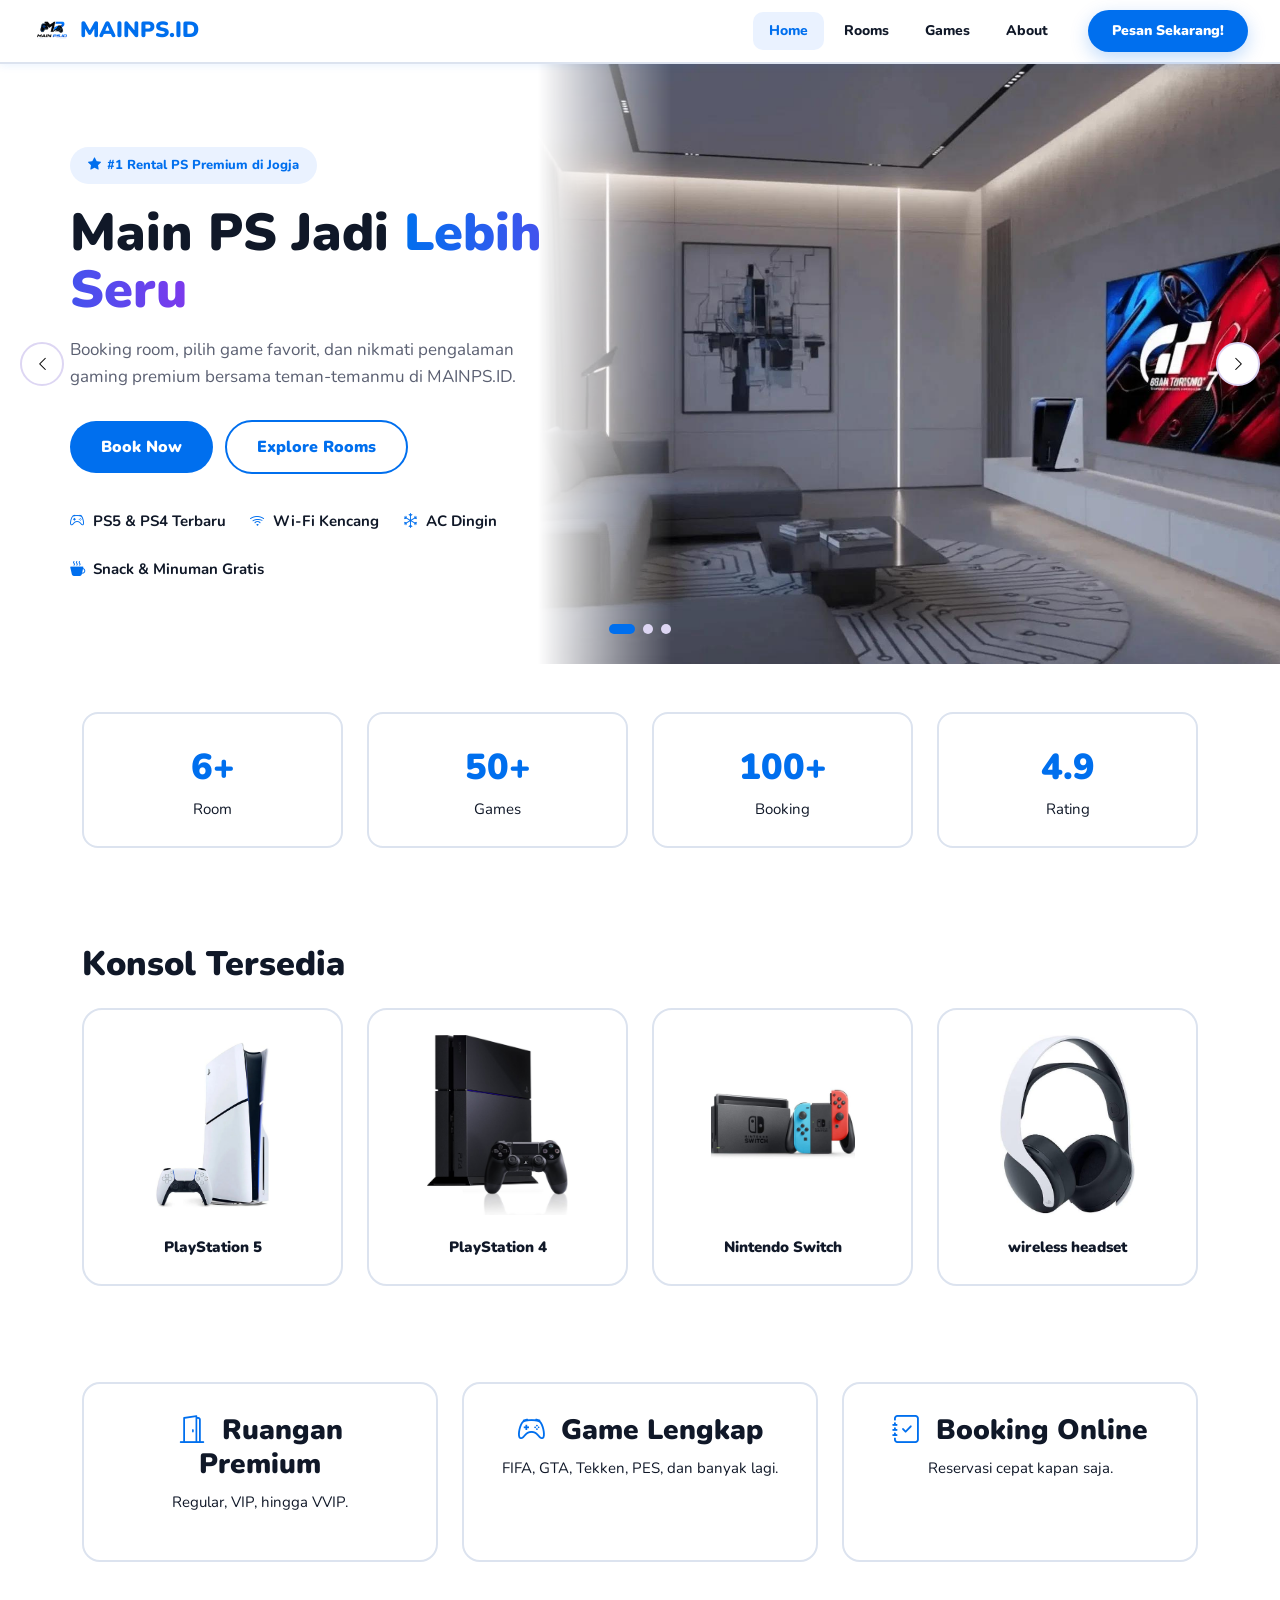
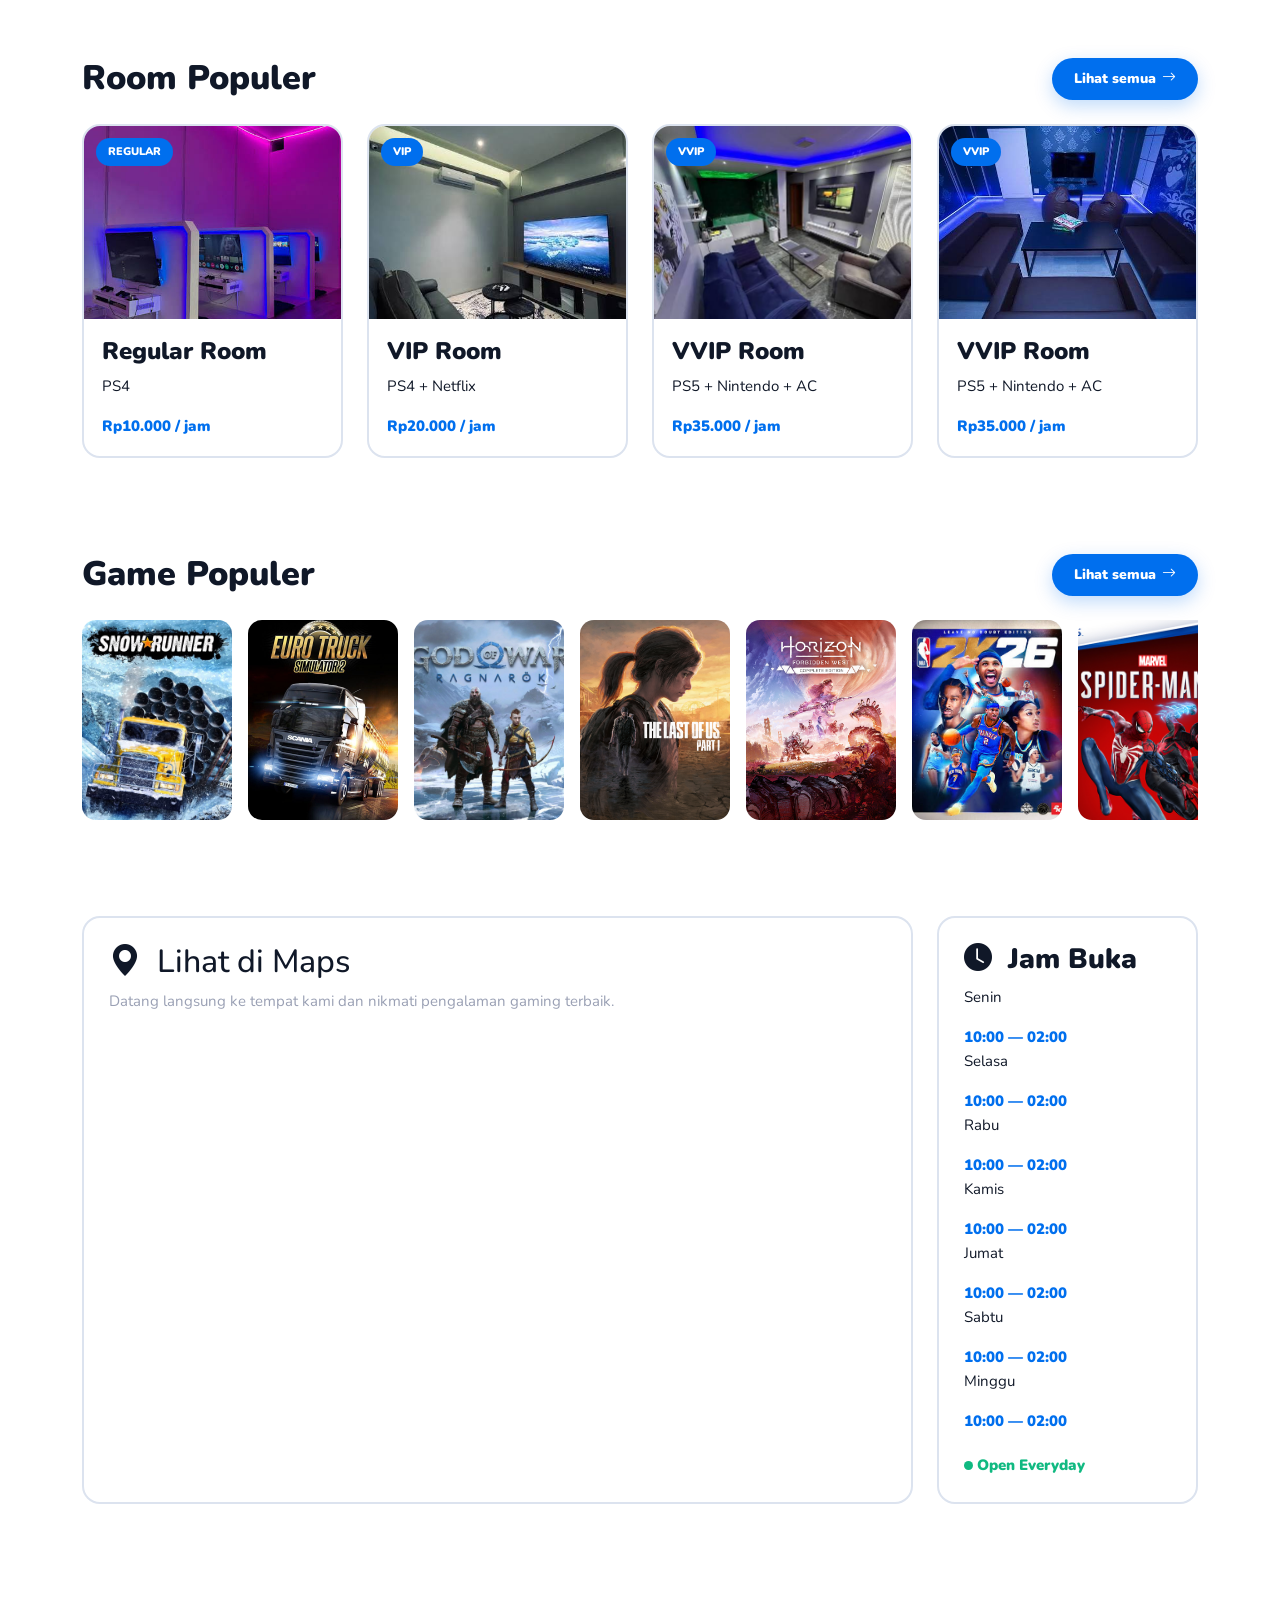
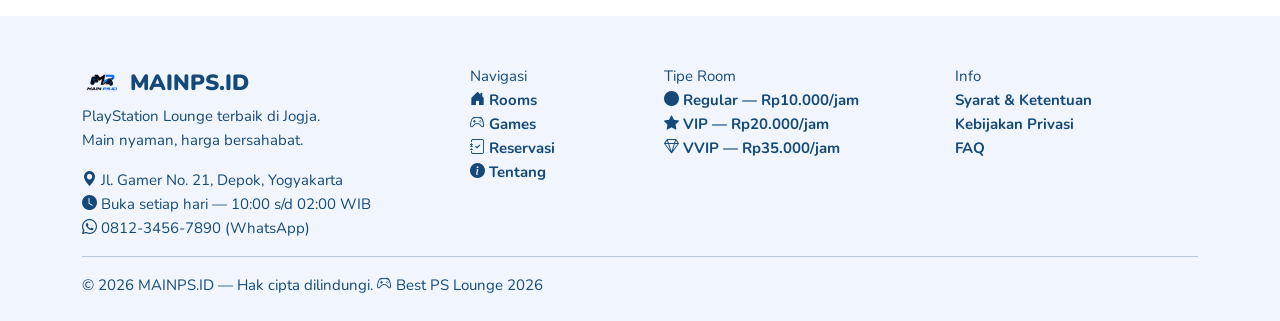
<file: index.html>
<!DOCTYPE html>
<html lang="id">

<head>
    <meta charset="UTF-8">
    <meta name="viewport" content="width=device-width, initial-scale=1.0">
    <title>Home - MAINPS.ID</title>

    <link rel="preconnect" href="https://fonts.googleapis.com">
    <link href="https://fonts.googleapis.com/css2?family=Nunito:wght@400;600;700;800;900&display=swap" rel="stylesheet">

    <link href="https://cdn.jsdelivr.net/npm/bootstrap@5.3.3/dist/css/bootstrap.min.css" rel="stylesheet">
    <link rel="stylesheet" href="css/style.css">
    <link rel="stylesheet" href="css/index.css">

    <link rel="stylesheet" href="https://cdn.jsdelivr.net/npm/bootstrap-icons@1.11.3/font/bootstrap-icons.min.css">
</head>

<body>

    <!-- NAVBAR -->
    <nav class="mainps-navbar navbar navbar-expand-lg">
        <div class="container-fluid px-0">
            <a class="navbar-brand d-flex align-items-center gap-2" href="index.html">
                <img src="img/logo.png" alt="MAINPS Logo" class="logo-img">
                <span>MAINPS.ID</span>
            </a>

            <button class="navbar-toggler" type="button" data-bs-toggle="collapse" data-bs-target="#navbarMenu">
                <span class="navbar-toggler-icon"></span>
            </button>

            <div class="collapse navbar-collapse" id="navbarMenu">
                <ul class="navbar-nav ms-auto me-4 gap-1">

                    <li class="nav-item">
                        <a class="nav-link active" href="index.html">Home</a>
                    </li>

                    <li class="nav-item">
                        <a class="nav-link" href="rooms.html">Rooms</a>
                    </li>

                    <li class="nav-item">
                        <a class="nav-link" href="games.html">Games</a>
                    </li>

                    <li class="nav-item">
                        <a class="nav-link" href="about.html">About</a>
                    </li>
                </ul>

                <a href="reservation.html" class="btn-navbar-cta">
                    Pesan Sekarang!
                </a>
            </div>
        </div>
    </nav>

    <!-- HERO -->
    <section class="hero">
        <div class="blur1"></div>
        <div class="blur2"></div>

        <div id="heroCarousel" class="carousel slide" data-bs-ride="carousel" data-bs-interval="4000">
            <div class="carousel-inner">

                <!-- SLIDE 1 -->
                <div class="carousel-item active">
                    <div class="hero-slide">
                        <div class="hero-text container">
                            <span class="hero-badge"><i class="bi bi-star-fill"></i> #1 Rental PS Premium di
                                Jogja</span>
                            <h1 class="hero-title">
                                Main PS Jadi <span>Lebih Seru</span>
                            </h1>
                            <p class="hero-sub">
                                Booking room, pilih game favorit, dan nikmati pengalaman gaming premium
                                bersama teman-temanmu di MAINPS.ID.
                            </p>
                            <a href="reservation.html" class="btn btn-purple me-2">Book Now</a>
                            <a href="rooms.html" class="btn btn-outline-purple">Explore Rooms</a>
                            <div class="hero-perks">
                                <div><i class="bi bi-controller"></i> PS5 & PS4 Terbaru</div>
                                <div><i class="bi bi-wifi"></i> Wi-Fi Kencang</div>
                                <div><i class="bi bi-snow"></i> AC Dingin</div>
                                <div><i class="bi bi-cup-hot-fill"></i> Snack & Minuman Gratis</div>
                            </div>
                        </div>
                        <div class="hero-img-wrap">
                            <img src="img/Hero1.jpg" alt="Room MAINPS" class="hero-img">
                        </div>
                    </div>
                </div>

                <!-- SLIDE 2 -->
                <div class="carousel-item">
                    <div class="hero-slide">
                        <div class="hero-text container">
                            <span class="hero-badge"><i class="bi bi-star-fill"></i> Koleksi Terlengkap</span>
                            <h1 class="hero-title">
                                Koleksi <span>50+ Game</span>
                            </h1>
                            <p class="hero-sub">
                                Dari FIFA sampe Tekken, semua ada. Tinggal pilih, main langsung.
                            </p>
                            <a href="games.html" class="btn btn-purple me-2">Lihat Games</a>
                            <a href="rooms.html" class="btn btn-outline-purple">Explore Rooms</a>
                            <div class="hero-perks">
                                <div><i class="bi bi-controller"></i> PS5 & PS4 Terbaru</div>
                                <div><i class="bi bi-wifi"></i> Wi-Fi Kencang</div>
                                <div><i class="bi bi-snow"></i> AC Dingin</div>
                                <div><i class="bi bi-cup-hot-fill"></i> Snack & Minuman Gratis</div>
                            </div>
                        </div>
                        <div class="hero-img-wrap">
                            <img src="img/Hero2.jpg" alt="Koleksi Game" class="hero-img">
                        </div>
                    </div>
                </div>

                <!-- SLIDE 3 -->
                <div class="carousel-item">
                    <div class="hero-slide">
                        <div class="hero-text container">
                            <span class="hero-badge"><i class="bi bi-star-fill"></i> Suasana Private</span>
                            <h1 class="hero-title">
                                Room <span>VIP & VVIP</span>
                            </h1>
                            <p class="hero-sub">
                                Suasana lebih private, sofa empuk, sound system mantap.
                            </p>
                            <a href="rooms.html" class="btn btn-purple me-2">Cek Room</a>
                            <a href="reservation.html" class="btn btn-outline-purple">Booking Sekarang</a>
                            <div class="hero-perks">
                                <div><i class="bi bi-controller"></i> PS5 & PS4 Terbaru</div>
                                <div><i class="bi bi-wifi"></i> Wi-Fi Kencang</div>
                                <div><i class="bi bi-snow"></i> AC Dingin</div>
                                <div><i class="bi bi-cup-hot-fill"></i> Snack & Minuman Gratis</div>
                            </div>
                        </div>
                        <div class="hero-img-wrap">
                            <img src="img/Hero3.jpg" alt="Room VVIP" class="hero-img">
                        </div>
                    </div>
                </div>

            </div>

            <!-- INDICATORS -->
            <div class="hero-indicators">
                <button data-bs-target="#heroCarousel" data-bs-slide-to="0" class="active"></button>
                <button data-bs-target="#heroCarousel" data-bs-slide-to="1"></button>
                <button data-bs-target="#heroCarousel" data-bs-slide-to="2"></button>
            </div>

            <!-- ARROWS -->
            <button class="hero-arrow hero-arrow-prev" type="button" data-bs-target="#heroCarousel"
                data-bs-slide="prev">
                <i class="bi bi-chevron-left"></i>
            </button>
            <button class="hero-arrow hero-arrow-next" type="button" data-bs-target="#heroCarousel"
                data-bs-slide="next">
                <i class="bi bi-chevron-right"></i>
            </button>
        </div>
    </section>

    <!-- STATS -->
    <section class="container py-5">
        <div class="row g-4">

            <div class="col-md-3">
                <div class="stat-box">
                    <div class="stat-value">6+</div>
                    Room
                </div>
            </div>

            <div class="col-md-3">
                <div class="stat-box">
                    <div class="stat-value">50+</div>
                    Games
                </div>
            </div>

            <div class="col-md-3">
                <div class="stat-box">
                    <div class="stat-value">100+</div>
                    Booking
                </div>
            </div>

            <div class="col-md-3">
                <div class="stat-box">
                    <div class="stat-value">4.9</div>
                    Rating
                </div>
            </div>

        </div>
    </section>
    <section class="container py-5">
        <div class="d-flex justify-content-between align-items-center mb-4">
            <h2 class="section-title mb-0">Konsol Tersedia</h2>
        </div>

        <div class="row g-4 text-center">

            <div class="col-6 col-lg-3">
                <div class="konsol-item">
                    <img src="img/ps5.jpg" alt="PlayStation 5">
                    <p>PlayStation 5</p>
                </div>
            </div>

            <div class="col-6 col-lg-3">
                <div class="konsol-item">
                    <img src="img/ps4.jpg" alt="PlayStation 4">
                    <p>PlayStation 4</p>
                </div>
            </div>

            <div class="col-6 col-lg-3">
                <div class="konsol-item">
                    <img src="img/nintendo.jpg" alt="Nintendo Switch">
                    <p>Nintendo Switch</p>
                </div>
            </div>

            <div class="col-6 col-lg-3">
                <div class="konsol-item">
                    <img src="img/headset.jpg" alt="headset">
                    <p>wireless headset</p>
                </div>
            </div>

        </div>
    </section>

    <!-- FEATURES -->
    <section class="container py-5">
        <div class="row g-4">

            <div class="col-md-4">
                <a href="rooms.html" class="feature-link">
                    <div class="feature-card">
                        <h3>
                            <i class="bi bi-door-open me-2"></i>
                            Ruangan Premium
                        </h3>
                        <p>Regular, VIP, hingga VVIP.</p>
                    </div>
                </a>
            </div>

            <div class="col-md-4">
                <a href="games.html" class="feature-link">
                    <div class="feature-card">
                        <h3>
                            <i class="bi bi-controller me-2"></i>
                            Game Lengkap
                        </h3>
                        <p>FIFA, GTA, Tekken, PES, dan banyak lagi.</p>
                    </div>
                </a>
            </div>

            <div class="col-md-4">
                <a href="reservation.html" class="feature-link">
                    <div class="feature-card">
                        <h3>
                            <i class="bi bi-journal-check me-2"></i>
                            Booking Online
                        </h3>
                        <p>Reservasi cepat kapan saja.</p>
                    </div>
                </a>
            </div>

        </div>
    </section>

    <!-- ROOM POPULER -->
    <section class="container py-5">
        <div class="d-flex justify-content-between align-items-center mb-4">
            <h2 class="section-title mb-0">Room Populer</h2>
            <a href="rooms.html" class="lihat-semua">Lihat semua <i class="bi bi-arrow-right"></i></a>
        </div>

        <div class="row g-4">

            <div class="col-6 col-lg-3">
                <a href="rooms.html" class="feature-link">
                    <div class="room-populer-card">
                        <div class="room-populer-img">
                            <img src="img/reguler1.jpg" alt="Regular Room">
                            <span class="badge-room badge-room-regular">REGULAR</span>
                        </div>
                        <div class="room-populer-body">
                            <h4>Regular Room</h4>
                            <p>PS4</p>
                            <div class="room-populer-price">Rp10.000 <span>/ jam</span></div>
                        </div>
                    </div>
                </a>
            </div>

            <div class="col-6 col-lg-3">
                <a href="rooms.html" class="feature-link">
                    <div class="room-populer-card">
                        <div class="room-populer-img">
                            <img src="img/vip1.jpg" alt="VIP Room">
                            <span class="badge-room badge-room-vip">VIP</span>
                        </div>
                        <div class="room-populer-body">
                            <h4>VIP Room</h4>
                            <p>PS4 + Netflix</p>
                            <div class="room-populer-price">Rp20.000 <span>/ jam</span></div>
                        </div>
                    </div>
                </a>
            </div>

            <div class="col-6 col-lg-3">
                <a href="rooms.html" class="feature-link">
                    <div class="room-populer-card">
                        <div class="room-populer-img">
                            <img src="img/vvip2.jpg" alt="VVIP Room">
                            <span class="badge-room badge-room-vvip">VVIP</span>
                        </div>
                        <div class="room-populer-body">
                            <h4>VVIP Room</h4>
                            <p>PS5 + Nintendo + AC</p>
                            <div class="room-populer-price">Rp35.000 <span>/ jam</span></div>
                        </div>
                    </div>
                </a>
            </div>

            <div class="col-6 col-lg-3">
                <a href="rooms.html" class="feature-link">
                    <div class="room-populer-card">
                        <div class="room-populer-img">
                            <img src="img/vvip1.jpg" alt="VVIP Room">
                            <span class="badge-room badge-room-vvip">VVIP</span>
                        </div>
                        <div class="room-populer-body">
                            <h4>VVIP Room</h4>
                            <p>PS5 + Nintendo + AC</p>
                            <div class="room-populer-price">Rp35.000 <span>/ jam</span></div>
                        </div>
                    </div>
                </a>
            </div>

        </div>
    </section>

    <!-- GAME POPULER -->
    <section class="container py-5">
        <div class="d-flex justify-content-between align-items-center mb-4">
            <h2 class="section-title mb-0">Game Populer</h2>
            <a href="games.html" class="lihat-semua">Lihat semua <i class="bi bi-arrow-right"></i></a>
        </div>

        <div class="game-scroll">
            <div class="game-card"><img src="img/games/gamesnowrunner.jpg" alt="EA FC 24"></div>
            <div class="game-card"><img src="img/games/gameeurotruck.jpg" alt="Spider-Man 2"></div>
            <div class="game-card"><img src="img/games/gamegodofwar.jpg" alt="God of War"></div>
            <div class="game-card"><img src="img/games/gamethelastofus.jpg" alt="The Last of Us"></div>
            <div class="game-card"><img src="img/games/gamehorizon.jpg" alt="Horizon Forbidden West"></div>
            <div class="game-card"><img src="img/games/gamenba2k26.jpg" alt="NBA 2K24"></div>
            <div class="game-card"><img src="img/games/gamespiderman2.jpg" alt="NBA 2K24"></div>
            <div class="game-card"><img src="img/games/gamefallguys.jpg" alt="NBA 2K24"></div>
            <div class="game-card"><img src="img/games/gamedragon.jpg" alt="NBA 2K24"></div>
            <div class="game-card"><img src="img/games/gamecyberpunk.jpg" alt="NBA 2K24"></div>
            <div class="game-card"><img src="img/games/gamecrewmotorfest.jpg" alt="NBA 2K24"></div>
        </div>
    </section>

    <!-- MAPS -->
    <section class="maps-section py-5">
        <div class="container">
            <div class="row g-4 align-items-stretch">

                <!-- MAPS -->
                <div class="col-lg-9">
                    <div class="maps-card">
                        <h2>
                            <i class="bi bi-geo-alt-fill me-2"></i>
                            Lihat di Maps
                        </h2>

                        <p class="text-muted-mainps">
                            Datang langsung ke tempat kami dan nikmati pengalaman gaming terbaik.
                        </p>

                        <iframe class="maps-frame"
                            src="https://www.google.com/maps/embed?pb=!1m18!1m12!1m3!1d1324.6798873771215!2d110.41248717281957!3d-7.759152067962442!2m3!1f0!2f0!3f0!3m2!1i1024!2i768!4f13.1!3m3!1m2!1s0x2e7a59e150fd4b51%3A0x4c50ac408c0b539b!2sMainPS%20ID%20-%20Condong%20Catur%20(Rental%20PS%20Gaming%20Space%20VIP%20VVIP%20Jogja)!5e0!3m2!1sid!2sid!4v1782800914001!5m2!1sid!2sid"
                            width="600" height="450" style="border:0;" allowfullscreen="" loading="lazy"
                            referrerpolicy="strict-origin-when-cross-origin">
                            allowfullscreen=""
                            loading="lazy">
                        </iframe>
                    </div>
                </div>

                <!-- SCHEDULE -->
                <div class="col-lg-3">
                    <div class="schedule-box">
                        <h3>
                            <i class="bi bi-clock-fill me-2"></i>
                            Jam Buka
                        </h3>

                        <p>Senin</p>
                        <div class="schedule-time">10:00 — 02:00</div>

                        <p>Selasa</p>
                        <div class="schedule-time">10:00 — 02:00</div>

                        <p>Rabu</p>
                        <div class="schedule-time">10:00 — 02:00</div>

                        <p>Kamis</p>
                        <div class="schedule-time">10:00 — 02:00</div>

                        <p>Jumat</p>
                        <div class="schedule-time">10:00 — 02:00</div>

                        <p>Sabtu</p>
                        <div class="schedule-time">10:00 — 02:00</div>

                        <p>Minggu</p>
                        <div class="schedule-time">10:00 — 02:00</div>

                        <div class="schedule-open">
                            <span class="live-dot"></span>
                            Open Everyday
                        </div>
                    </div>
                </div>

            </div>
        </div>
    </section>

    <script src="https://cdn.jsdelivr.net/npm/bootstrap@5.3.3/dist/js/bootstrap.bundle.min.js"></script>
    <script src="js/transition.js"></script>

    <!-- ═══════════ FOOTER ═══════════ -->
    <footer class="mainps-footer">
        <div class="container">
            <div class="row g-5">

                <!-- Brand -->
                <div class="col-lg-4">
                    <a class="navbar-brand d-flex align-items-center gap-2" href="index.html">
                        <img src="img/logo.png" alt="MAINPS Logo" class="logo-img">
                        <span>MAINPS.ID</span>
                    </a>
                    <p class="footer-tagline">PlayStation Lounge terbaik di Jogja.<br>Main nyaman, harga bersahabat.</p>
                    <div class="footer-info-item">
                        <span class="footer-info-icon"><i class="bi bi-geo-alt-fill"></i></span>
                        <span>Jl. Gamer No. 21, Depok, Yogyakarta</span>
                    </div>
                    <div class="footer-info-item">
                        <span class="footer-info-icon"><i class="bi bi-clock-fill"></i></span>
                        <span>Buka setiap hari — 10:00 s/d 02:00 WIB</span>
                    </div>
                    <div class="footer-info-item">
                        <span class="footer-info-icon"><i class="bi bi-whatsapp"></i></span>
                        <span>0812-3456-7890 (WhatsApp)</span>
                    </div>
                </div>

                <!-- Navigasi -->
                <div class="col-6 col-lg-2">
                    <div class="footer-heading">Navigasi</div>
                    <ul class="footer-links">
                        <li><a href="rooms.html"><i class="bi bi-house-door-fill"></i> Rooms</a></li>
                        <li><a href="games.html"><i class="bi bi-controller"></i> Games</a></li>
                        <li><a href="reservation.html"><i class="bi bi-journal-check"></i> Reservasi</a></li>
                        <li><a href="about.html"><i class="bi bi-info-circle-fill"></i> Tentang</a></li>
                    </ul>
                </div>

                <!-- Tipe Room -->
                <div class="col-6 col-lg-3">
                    <div class="footer-heading">Tipe Room</div>
                    <ul class="footer-links">
                        <li><a href="rooms.html"><i class="bi bi-circle-fill"></i> Regular — Rp10.000/jam</a></li>
                        <li><a href="rooms.html"><i class="bi bi-star-fill"></i> VIP — Rp20.000/jam</a></li>
                        <li><a href="rooms.html"><i class="bi bi-gem"></i> VVIP — Rp35.000/jam</a></li>
                    </ul>
                </div>

                <!-- Info -->
                <div class="col-lg-3">
                    <div class="footer-heading">Info</div>
                    <ul class="footer-links">
                        <li><a href="#">Syarat & Ketentuan</a></li>
                        <li><a href="#">Kebijakan Privasi</a></li>
                        <li><a href="#">FAQ</a></li>
                    </ul>
                </div>

            </div>

            <hr class="footer-divider">

            <div class="footer-bottom">
                <span>© 2026 MAINPS.ID — Hak cipta dilindungi.</span>
                <span class="footer-badge">
                    <i class="bi bi-controller"></i>
                    Best PS Lounge 2026
                </span>
            </div>
        </div>
    </footer>
</body>

</html>
</file>
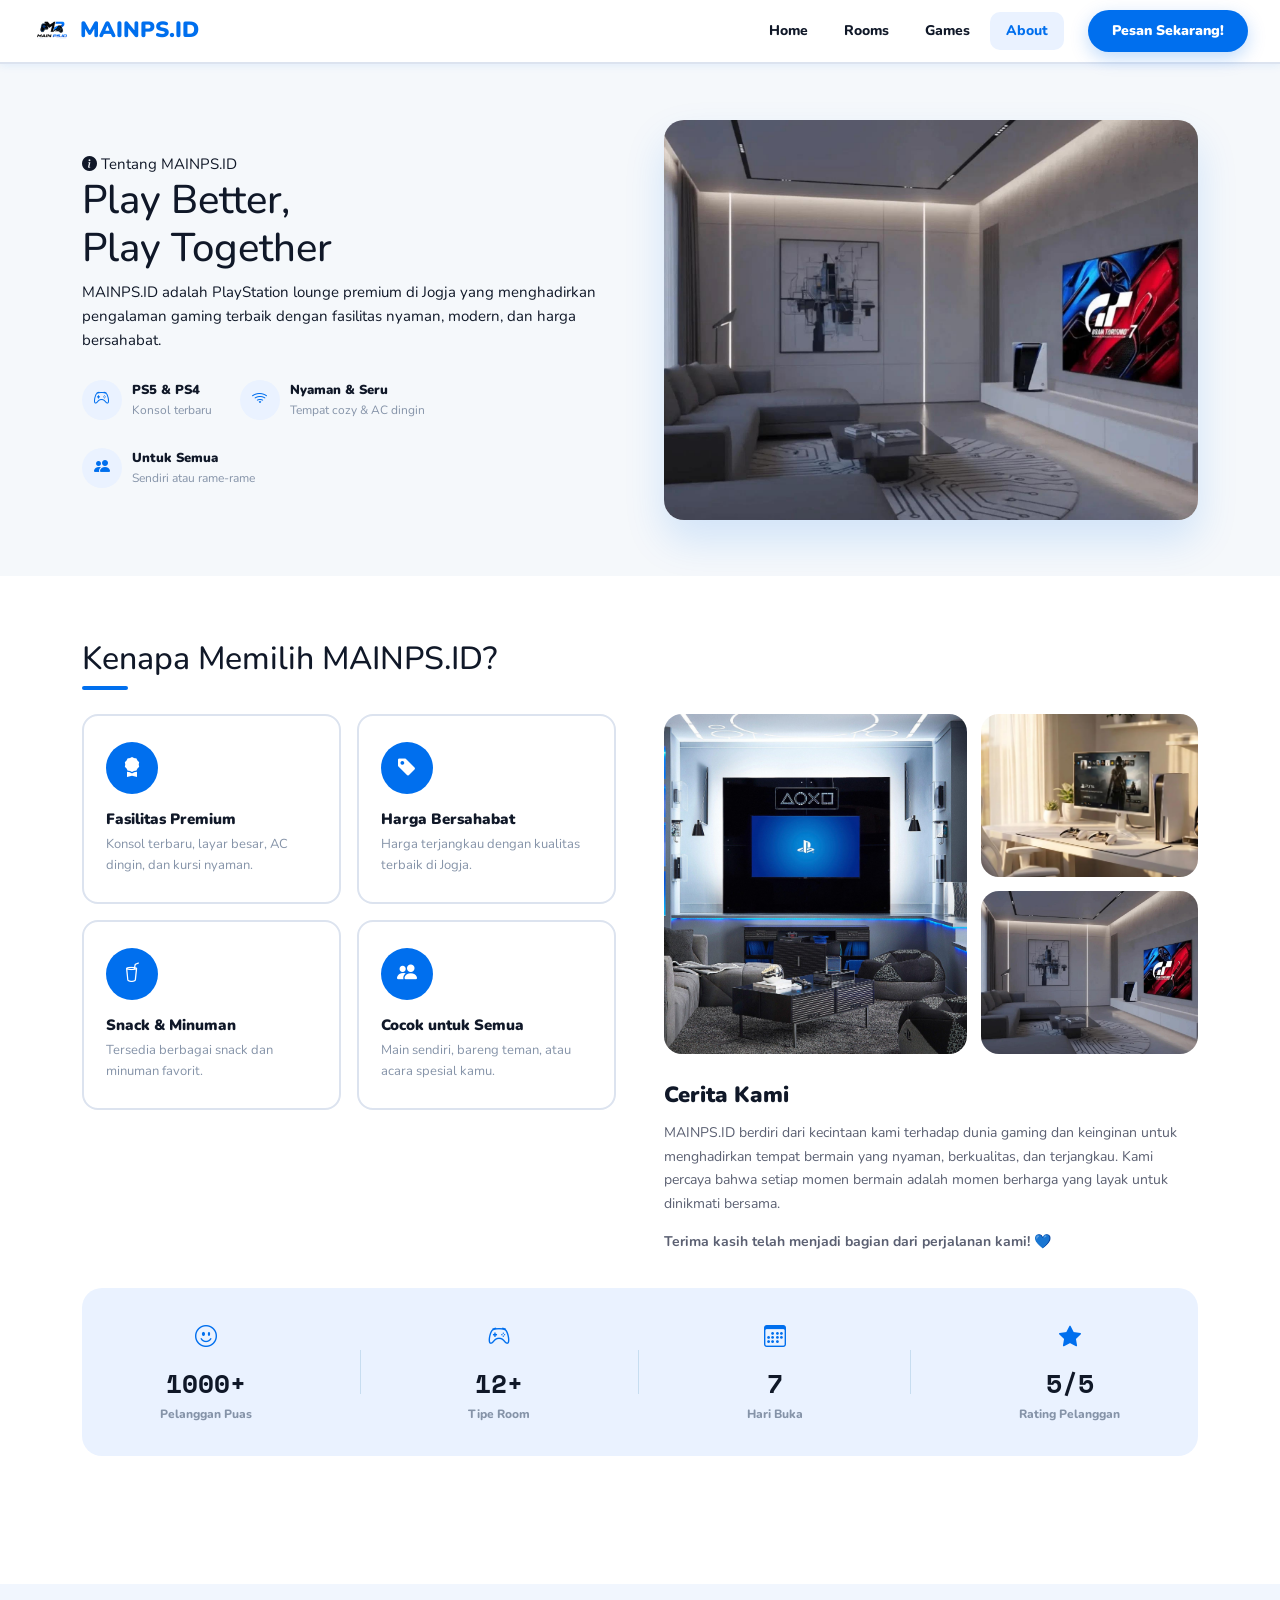
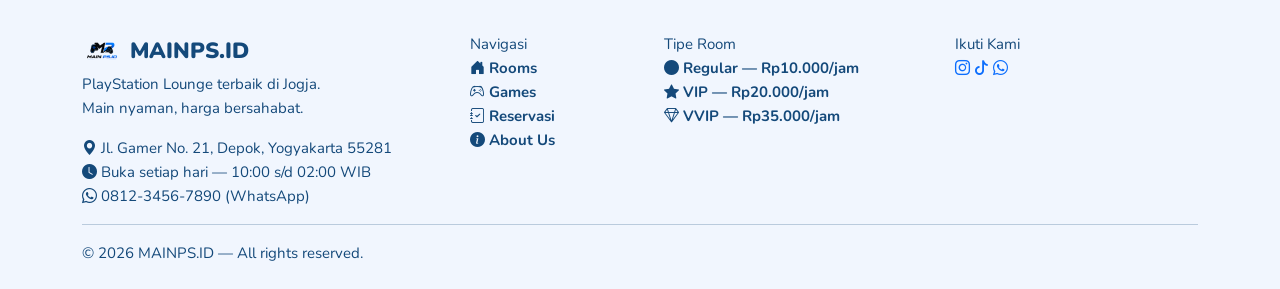
<file: about.html>
<!DOCTYPE html>
<html lang="id">

<head>
    <meta charset="UTF-8">
    <meta name="viewport" content="width=device-width, initial-scale=1.0">

    <title>About - MAINPS.ID</title>

    <!-- Bootstrap -->
    <link href="https://cdn.jsdelivr.net/npm/bootstrap@5.3.3/dist/css/bootstrap.min.css" rel="stylesheet">

    <!-- Google Font -->
    <link
        href="https://fonts.googleapis.com/css2?family=Nunito:wght@400;600;700;800;900&family=Space+Mono:wght@400;700&display=swap"
        rel="stylesheet">

    <!-- CSS -->
    <link rel="stylesheet" href="css/style.css">
    <link rel="stylesheet" href="https://cdn.jsdelivr.net/npm/bootstrap-icons@1.11.3/font/bootstrap-icons.min.css">
    <link rel="stylesheet" href="css/about.css">
</head>

<body>

    <!-- NAVBAR -->
    <nav class="mainps-navbar navbar navbar-expand-lg">
        <div class="container-fluid px-0">

            <a class="navbar-brand d-flex align-items-center gap-2" href="index.html">
                <img src="img/logo.png" alt="MAINPS Logo" class="logo-img">
                <span>MAINPS.ID</span>
            </a>

            <button class="navbar-toggler" type="button" data-bs-toggle="collapse" data-bs-target="#navbarMenu">
                <span class="navbar-toggler-icon"></span>
            </button>

            <div class="collapse navbar-collapse" id="navbarMenu">
                <ul class="navbar-nav ms-auto me-4 gap-1">
                    <li class="nav-item"><a class="nav-link" href="index.html">Home</a></li>
                    <li class="nav-item"><a class="nav-link" href="rooms.html">Rooms</a></li>
                    <li class="nav-item"><a class="nav-link" href="games.html">Games</a></li>
                    <li class="nav-item"><a class="nav-link active" href="about.html">About</a></li>
                </ul>

                <a href="reservation.html" class="btn-navbar-cta">Pesan Sekarang!</a>
            </div>

        </div>
    </nav>

    <!-- HERO -->
    <section class="about-hero-section">
        <div class="container">
            <div class="row g-5 align-items-center">

                <div class="col-lg-6">

                    <div class="section-eyebrow">
                        <i class="bi bi-info-circle-fill"></i> Tentang MAINPS.ID
                    </div>

                    <h1 class="hero-title">
                        Play Better,<br>
                        <span>Play Together</span>
                    </h1>

                    <p class="hero-sub">
                        MAINPS.ID adalah PlayStation lounge premium di Jogja yang menghadirkan
                        pengalaman gaming terbaik dengan fasilitas nyaman, modern, dan harga bersahabat.
                    </p>

                    <div class="about-mini-stats flex-wrap">
                        <div class="about-mini-item">
                            <div class="about-mini-icon"><i class="bi bi-controller"></i></div>
                            <div>
                                <div class="about-mini-title">PS5 & PS4</div>
                                <div class="about-mini-sub">Konsol terbaru</div>
                            </div>
                        </div>

                        <div class="about-mini-item">
                            <div class="about-mini-icon"><i class="bi bi-wifi"></i></div>
                            <div>
                                <div class="about-mini-title">Nyaman & Seru</div>
                                <div class="about-mini-sub">Tempat cozy & AC dingin</div>
                            </div>
                        </div>

                        <div class="about-mini-item">
                            <div class="about-mini-icon"><i class="bi bi-people-fill"></i></div>
                            <div>
                                <div class="about-mini-title">Untuk Semua</div>
                                <div class="about-mini-sub">Sendiri atau rame-rame</div>
                            </div>
                        </div>
                    </div>

                </div>

                <div class="col-lg-6">
                    <img src="img/Hero1.jpg" alt="MAINPS.ID Room" class="about-hero-img">
                </div>

            </div>
        </div>
    </section>

    <!-- WHY CHOOSE US -->
    <section class="why-section">
        <div class="container">

            <div class="mb-4">
                <h2 class="section-title">Kenapa Memilih MAINPS.ID?</h2>
                <div class="why-title-underline"></div>
            </div>

            <div class="row g-5">

                <!-- LEFT: 4 CARDS -->
                <div class="col-lg-6">
                    <div class="row g-3">

                        <div class="col-sm-6">
                            <div class="why-card">
                                <div class="why-icon"><i class="bi bi-award-fill"></i></div>
                                <h4>Fasilitas Premium</h4>
                                <p>Konsol terbaru, layar besar, AC dingin, dan kursi nyaman.</p>
                            </div>
                        </div>

                        <div class="col-sm-6">
                            <div class="why-card">
                                <div class="why-icon"><i class="bi bi-tag-fill"></i></div>
                                <h4>Harga Bersahabat</h4>
                                <p>Harga terjangkau dengan kualitas terbaik di Jogja.</p>
                            </div>
                        </div>

                        <div class="col-sm-6">
                            <div class="why-card">
                                <div class="why-icon"><i class="bi bi-cup-straw"></i></div>
                                <h4>Snack & Minuman</h4>
                                <p>Tersedia berbagai snack dan minuman favorit.</p>
                            </div>
                        </div>

                        <div class="col-sm-6">
                            <div class="why-card">
                                <div class="why-icon"><i class="bi bi-people-fill"></i></div>
                                <h4>Cocok untuk Semua</h4>
                                <p>Main sendiri, bareng teman, atau acara spesial kamu.</p>
                            </div>
                        </div>

                    </div>
                </div>

                <!-- RIGHT: GALLERY + CERITA KAMI -->
                <div class="col-lg-6">

                    <div class="about-gallery">
                        <div class="about-gallery-main">
                            <img src="img/Hero3.jpg" alt="Room MAINPS.ID">
                        </div>
                        <div class="about-gallery-side">
                            <div class="side-img">
                                <img src="img/Hero2.jpg" alt="Room MAINPS.ID">
                            </div>
                            <div class="side-img">
                                <img src="img/Hero1.jpg" alt="Room MAINPS.ID">
                            </div>
                        </div>
                    </div>

                    <div class="cerita-kami">
                        <h3>Cerita Kami</h3>
                        <p>
                            MAINPS.ID berdiri dari kecintaan kami terhadap dunia gaming dan
                            keinginan untuk menghadirkan tempat bermain yang nyaman, berkualitas,
                            dan terjangkau. Kami percaya bahwa setiap momen bermain adalah momen
                            berharga yang layak untuk dinikmati bersama.
                        </p>
                        <p><strong>Terima kasih telah menjadi bagian dari perjalanan kami! 💙</strong></p>
                    </div>

                </div>

            </div>

            <!-- STATS BAR -->
            <div class="stats-bar">

                <div class="stat-item">
                    <i class="bi bi-emoji-smile"></i>
                    <div class="stat-num">1000+</div>
                    <div class="stat-label">Pelanggan Puas</div>
                </div>

                <div class="stat-divider"></div>

                <div class="stat-item">
                    <i class="bi bi-controller"></i>
                    <div class="stat-num">12+</div>
                    <div class="stat-label">Tipe Room</div>
                </div>

                <div class="stat-divider"></div>

                <div class="stat-item">
                    <i class="bi bi-calendar3"></i>
                    <div class="stat-num">7</div>
                    <div class="stat-label">Hari Buka</div>
                </div>

                <div class="stat-divider"></div>

                <div class="stat-item">
                    <i class="bi bi-star-fill"></i>
                    <div class="stat-num">5/5</div>
                    <div class="stat-label">Rating Pelanggan</div>
                </div>

            </div>

        </div>
    </section>

    <script src="js/transition.js"></script>
    <script src="https://cdn.jsdelivr.net/npm/bootstrap@5.3.3/dist/js/bootstrap.bundle.min.js"></script>

    <!-- ═══════════ FOOTER ═══════════ -->
    <footer class="mainps-footer">
        <div class="container">
            <div class="row g-5">

                <!-- Brand -->
                <div class="col-lg-4">
                    <a class="navbar-brand d-flex align-items-center gap-2" href="index.html">
                        <img src="img/logo.png" alt="MAINPS Logo" class="logo-img">
                        <span>MAINPS.ID</span>
                    </a>
                    <p class="footer-tagline">PlayStation Lounge terbaik di Jogja.<br>Main nyaman, harga bersahabat.</p>
                    <div class="footer-info-item">
                        <span class="footer-info-icon"><i class="bi bi-geo-alt-fill"></i></span>
                        <span>Jl. Gamer No. 21, Depok, Yogyakarta 55281</span>
                    </div>
                    <div class="footer-info-item">
                        <span class="footer-info-icon"><i class="bi bi-clock-fill"></i></span>
                        <span>Buka setiap hari — 10:00 s/d 02:00 WIB</span>
                    </div>
                    <div class="footer-info-item">
                        <span class="footer-info-icon"><i class="bi bi-whatsapp"></i></span>
                        <span>0812-3456-7890 (WhatsApp)</span>
                    </div>
                </div>

                <!-- Navigasi -->
                <div class="col-6 col-lg-2">
                    <div class="footer-heading">Navigasi</div>
                    <ul class="footer-links">
                        <li><a href="rooms.html"><i class="bi bi-house-door-fill"></i> Rooms</a></li>
                        <li><a href="games.html"><i class="bi bi-controller"></i> Games</a></li>
                        <li><a href="reservation.html"><i class="bi bi-journal-check"></i> Reservasi</a></li>
                        <li><a href="about.html"><i class="bi bi-info-circle-fill"></i> About Us</a></li>
                    </ul>
                </div>

                <!-- Tipe Room -->
                <div class="col-6 col-lg-3">
                    <div class="footer-heading">Tipe Room</div>
                    <ul class="footer-links">
                        <li><a href="rooms.html"><i class="bi bi-circle-fill"></i> Regular — Rp10.000/jam</a></li>
                        <li><a href="rooms.html"><i class="bi bi-star-fill"></i> VIP — Rp20.000/jam</a></li>
                        <li><a href="rooms.html"><i class="bi bi-gem"></i> VVIP — Rp35.000/jam</a></li>
                    </ul>
                </div>

                <!-- Ikuti Kami -->
                <div class="col-lg-3">
                    <div class="footer-heading">Ikuti Kami</div>
                    <div class="footer-social">
                        <a href="#" aria-label="Instagram"><i class="bi bi-instagram"></i></a>
                        <a href="#" aria-label="TikTok"><i class="bi bi-tiktok"></i></a>
                        <a href="#" aria-label="WhatsApp"><i class="bi bi-whatsapp"></i></a>
                    </div>
                </div>

            </div>

            <hr class="footer-divider">

            <div class="footer-bottom">
                <span>© 2026 MAINPS.ID — All rights reserved.</span>
            </div>
        </div>
    </footer>

</body>

</html>
</file>
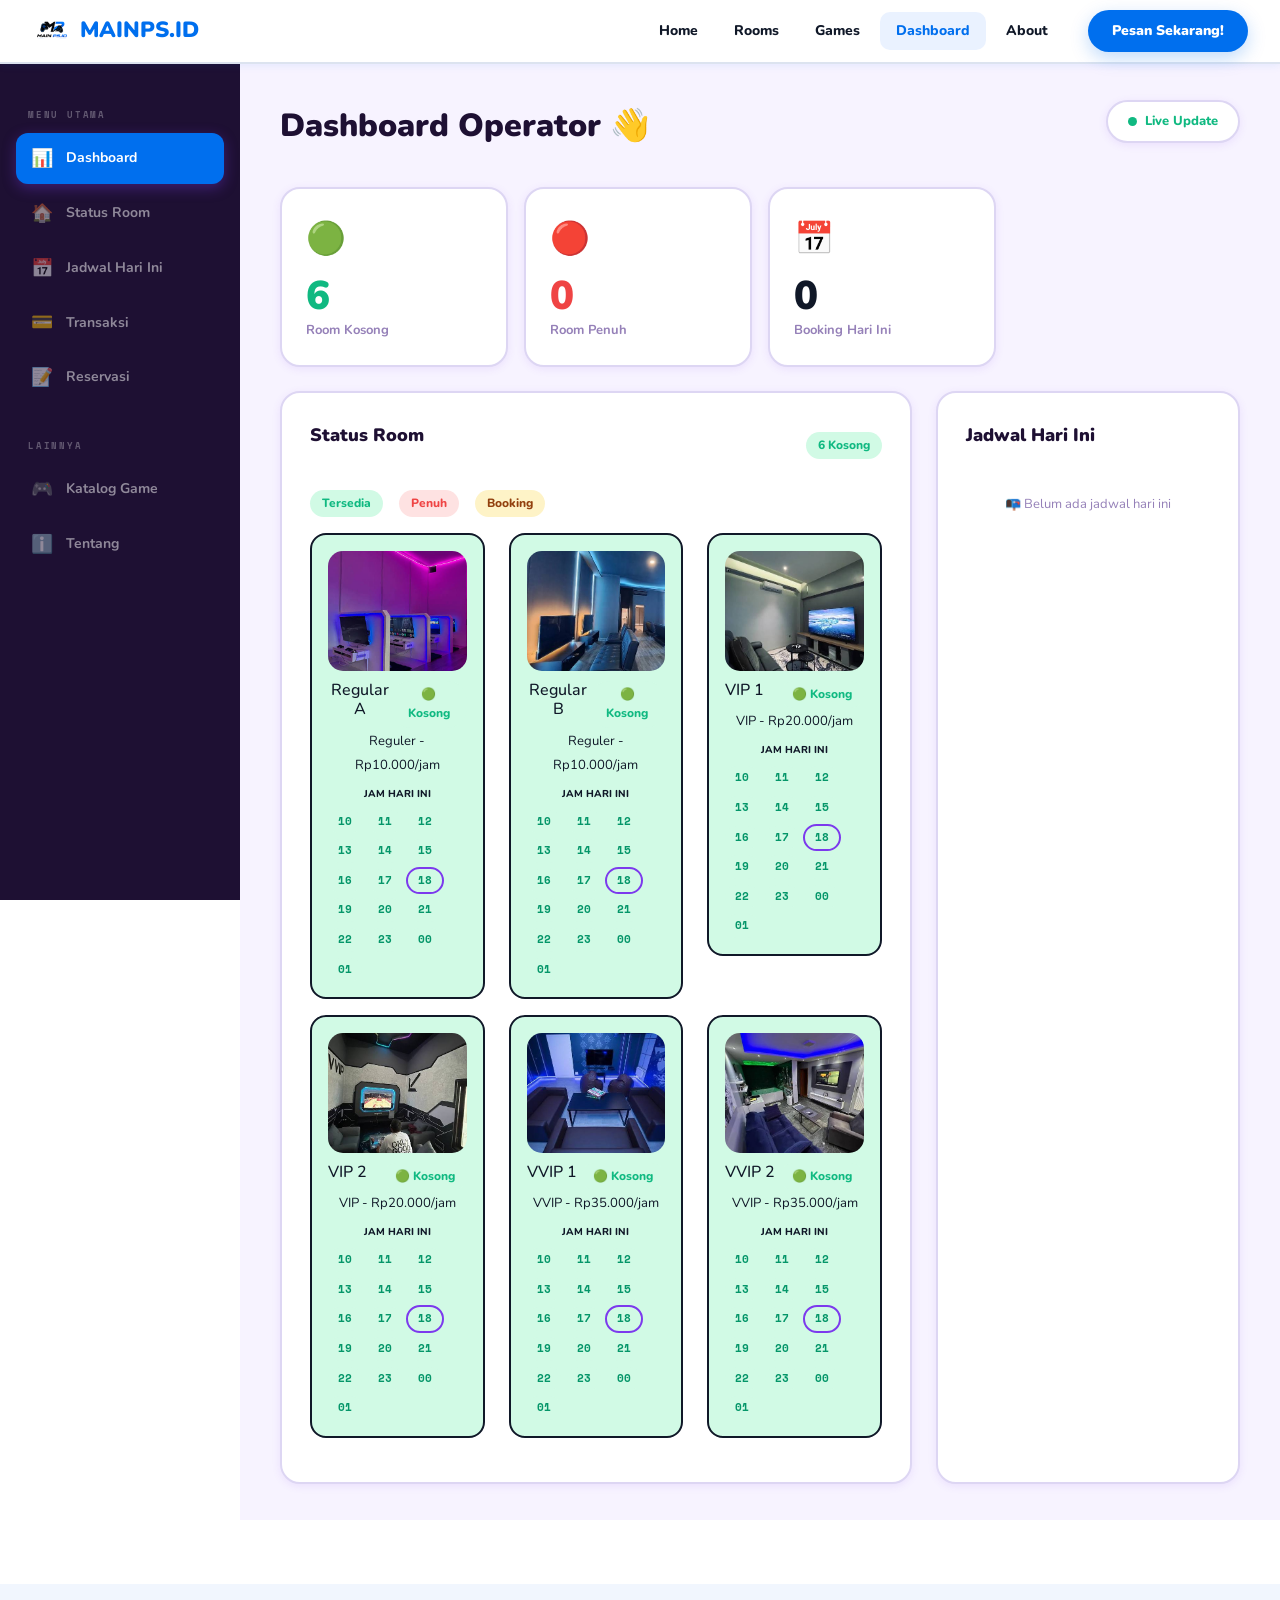
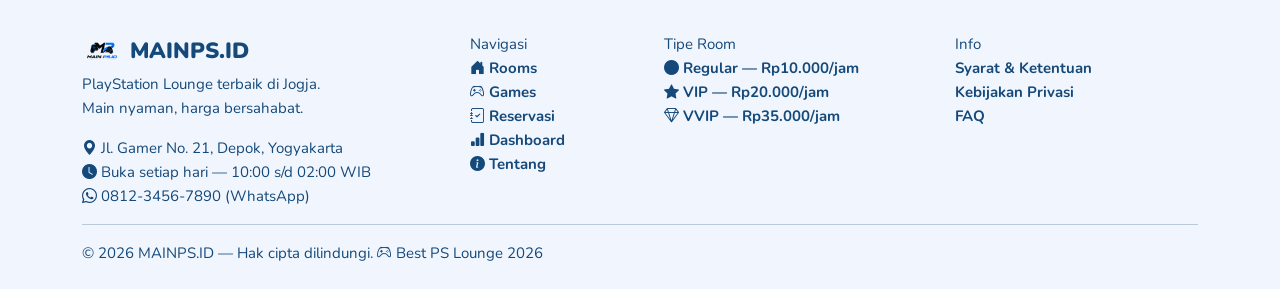
<file: dashboard.html>
<!DOCTYPE html>
<html lang="id">

<head>
  <meta charset="UTF-8">
  <meta name="viewport" content="width=device-width, initial-scale=1.0">
  <title>Dashboard — MAINPS.ID</title>

  <link href="https://cdn.jsdelivr.net/npm/bootstrap@5.3.3/dist/css/bootstrap.min.css" rel="stylesheet">
  <link
    href="https://fonts.googleapis.com/css2?family=Nunito:wght@400;600;700;800;900&family=Space+Mono:wght@400;700&display=swap"
    rel="stylesheet">
  <link rel="stylesheet" href="css/style.css">
  <link rel="stylesheet" href="css/dashboard.css">
</head>
<link rel="stylesheet" href="https://cdn.jsdelivr.net/npm/bootstrap-icons@1.11.3/font/bootstrap-icons.min.css">

<body>

  <!-- navbar -->
  <nav class="mainps-navbar navbar navbar-expand-lg">
    <div class="container-fluid px-0">
      <a class="navbar-brand d-flex align-items-center gap-2" href="index.html">
        <img src="img/logo.png" alt="MAINPS Logo" class="logo-img">
        <span>MAINPS.ID</span>
      </a>
      <div class="collapse navbar-collapse">
        <ul class="navbar-nav ms-auto me-4 gap-1">
          <li class="nav-item"><a class="nav-link" href="index.html">Home</a></li>
          <li class="nav-item"><a class="nav-link" href="rooms.html">Rooms</a></li>
          <li class="nav-item"><a class="nav-link" href="games.html">Games</a></li>
          <li class="nav-item"><a class="nav-link active" href="dashboard.html">Dashboard</a></li>
          <li class="nav-item"><a class="nav-link" href="about.html">About</a></li>
        </ul>
        <a href="reservation.html" class="btn-navbar-cta">Pesan Sekarang!</a>
      </div>
    </div>
  </nav>

  <div class="dash-wrapper">
    <aside class="dash-sidebar">
      <div class="sidebar-section-label">Menu Utama</div>
      <a href="#" class="sidebar-item active">
        <span class="sidebar-icon">📊</span> Dashboard
      </a>
      <a href="#section-room" class="sidebar-item">
        <span class="sidebar-icon">🏠</span> Status Room
      </a>
      <a href="#section-jadwal" class="sidebar-item">
        <span class="sidebar-icon">📅</span> Jadwal Hari Ini
      </a>
      <a href="transaction.html" class="sidebar-item">
        <span class="sidebar-icon">💳</span> Transaksi
      </a>
      <a href="reservation.html" class="sidebar-item">
        <span class="sidebar-icon">📝</span> Reservasi
      </a>
      <div class="sidebar-section-label mt-3">Lainnya</div>
      <a href="games.html" class="sidebar-item">
        <span class="sidebar-icon">🎮</span> Katalog Game
      </a>
      <a href="about.html" class="sidebar-item">
        <span class="sidebar-icon">ℹ️</span> Tentang
      </a>
    </aside>

    <main class="dash-main">
      <!-- Header -->
      <div class="dash-header">
        <div class="dash-header-left">
          <div class="dash-header-title">Dashboard Operator 👋</div>
        </div>
        <div class="live-indicator">
          <span class="live-dot"></span> Live Update
        </div>
      </div>

      <div class="row g-3 mb-4">
        <div class="col-6 col-lg-3">
          <div class="kpi-card">
            <div class="kpi-icon">🟢</div>
            <div class="kpi-value kpi-green" id="kpi-kosong">—</div>
            <div class="kpi-label">Room Kosong</div>
          </div>
        </div>
        <div class="col-6 col-lg-3">
          <div class="kpi-card">
            <div class="kpi-icon">🔴</div>
            <div class="kpi-value kpi-red" id="kpi-penuh">—</div>
            <div class="kpi-label">Room Penuh</div>
          </div>
        </div>
        <div class="col-6 col-lg-3">
          <div class="kpi-card">
            <div class="kpi-icon">📅</div>
            <div class="kpi-value kpi-purple" id="kpi-booking">—</div>
            <div class="kpi-label">Booking Hari Ini</div>
          </div>
        </div>
        <div class="col-6 col-lg-3">
        </div>
      </div>
      <div class="row g-4">
        <div class="col-lg-8" id="section-room">
          <div class="room-status-card">
            <div class="room-status-card-header">
              <div class="room-status-card-title">Status Room</div>
              <span class="badge-tersedia" id="badge-kosong">— Kosong</span>
            </div>

            <div class="d-flex gap-3 mb-3 flex-wrap">
              <span class="badge-tersedia">Tersedia</span>
              <span class="badge-penuh">Penuh</span>
              <span class="badge-booking">Booking</span>
            </div>

            <div class="row" id="room-grid"></div>
          </div>
        </div>

        <!-- Jadwal Hari Ini -->
        <div class="col-lg-4" id="section-jadwal">
          <div class="schedule-card">
            <div class="schedule-card-title">
              Jadwal Hari Ini
            </div>
            <!-- data reservasi muncul lewat dashboard.js -->
            <div id="jadwal-list"></div>
          </div>
        </div>
      </div>
      <!-- /row -->

    </main>
    <!-- /dash-main -->

  </div>

  <!-- Bootstrap JS -->
  <script src="https://cdn.jsdelivr.net/npm/bootstrap@5.3.3/dist/js/bootstrap.bundle.min.js"></script>
  <!-- Dashboard Logic -->
  <script src="js/dashboard.js"></script>
  <script src="js/transition.js"></script>

  <!-- ═══════════ FOOTER ═══════════ -->
  <footer class="mainps-footer">
    <div class="container">
      <div class="row g-5">

        <!-- Brand -->
        <div class="col-lg-4">
          <a class="navbar-brand d-flex align-items-center gap-2" href="index.html">
            <img src="img/logo.png" alt="MAINPS Logo" class="logo-img">
            <span>MAINPS.ID</span>
          </a>
          <p class="footer-tagline">PlayStation Lounge terbaik di Jogja.<br>Main nyaman, harga bersahabat.</p>
          <div class="footer-info-item">
            <span class="footer-info-icon"><i class="bi bi-geo-alt-fill"></i></span>
            <span>Jl. Gamer No. 21, Depok, Yogyakarta</span>
          </div>
          <div class="footer-info-item">
            <span class="footer-info-icon"><i class="bi bi-clock-fill"></i></span>
            <span>Buka setiap hari — 10:00 s/d 02:00 WIB</span>
          </div>
          <div class="footer-info-item">
            <span class="footer-info-icon"><i class="bi bi-whatsapp"></i></span>
            <span>0812-3456-7890 (WhatsApp)</span>
          </div>
        </div>

        <!-- Navigasi -->
        <div class="col-6 col-lg-2">
          <div class="footer-heading">Navigasi</div>
          <ul class="footer-links">
            <li><a href="rooms.html"><i class="bi bi-house-door-fill"></i> Rooms</a></li>
            <li><a href="games.html"><i class="bi bi-controller"></i> Games</a></li>
            <li><a href="reservation.html"><i class="bi bi-journal-check"></i> Reservasi<a></li>
            <li><a href="dashboard.html"><i class="bi bi-bar-chart-fill"></i> Dashboard</a></li>
            <li><a href="about.html"><i class="bi bi-info-circle-fill"></i> Tentang</a></li>
          </ul>
        </div>

        <!-- Tipe Room -->
        <div class="col-6 col-lg-3">
          <div class="footer-heading">Tipe Room</div>
          <ul class="footer-links">
            <li><a href="rooms.html"><i class="bi bi-circle-fill"></i> Regular — Rp10.000/jam</a></li>
            <li><a href="rooms.html"><i class="bi bi-star-fill"></i> VIP — Rp20.000/jam</a></li>
            <li><a href="rooms.html"><i class="bi bi-gem"></i> VVIP — Rp35.000/jam</a></li>
          </ul>
        </div>

        <!-- Info -->
        <div class="col-lg-3">
          <div class="footer-heading">Info</div>
          <ul class="footer-links">
            <li><a href="#">Syarat & Ketentuan</a></li>
            <li><a href="#">Kebijakan Privasi</a></li>
            <li><a href="#">FAQ</a></li>
          </ul>
        </div>

      </div>

      <hr class="footer-divider">

      <div class="footer-bottom">
        <span>© 2026 MAINPS.ID — Hak cipta dilindungi.</span>
        <span class="footer-badge">
          <i class="bi bi-controller"></i>
          Best PS Lounge 2026
        </span>
      </div>
    </div>
  </footer>

</body>

</html>
</file>
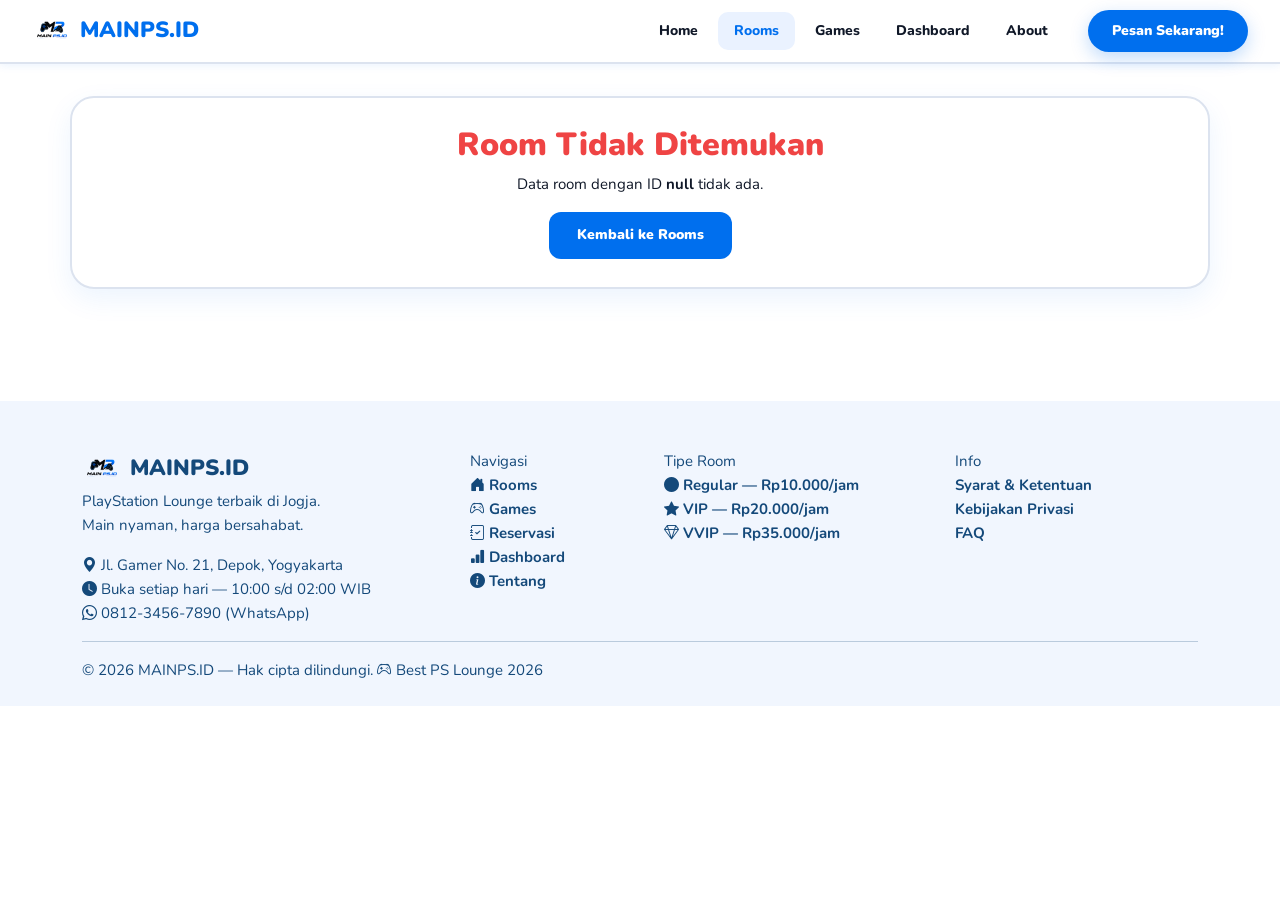
<file: detail-room.html>
<!DOCTYPE html>
<html lang="id">

<head>
  <meta charset="UTF-8">
  <meta name="viewport" content="width=device-width, initial-scale=1.0">
  <title>Detail Room - MAINPS.ID</title>

  <!-- Bootstrap -->
  <link href="https://cdn.jsdelivr.net/npm/bootstrap@5.3.3/dist/css/bootstrap.min.css" rel="stylesheet">

  <!-- Google Font -->
  <link
    href="https://fonts.googleapis.com/css2?family=Nunito:wght@400;600;700;800;900&family=Space+Mono:wght@400;700&display=swap"
    rel="stylesheet">

  <!-- Bootstrap Icons -->
  <link rel="stylesheet" href="https://cdn.jsdelivr.net/npm/bootstrap-icons@1.11.3/font/bootstrap-icons.min.css">

  <!-- CSS -->
  <link rel="stylesheet" href="css/style.css">
  <link rel="stylesheet" href="css/detail-room.css">
</head>

<body>

  <!-- NAVBAR -->
  <nav class="mainps-navbar navbar navbar-expand-lg">
    <div class="container-fluid px-0">
      <a class="navbar-brand d-flex align-items-center gap-2" href="index.html">
        <img src="img/logo.png" alt="MAINPS Logo" class="logo-img">
        <span>MAINPS.ID</span>
      </a>

      <button class="navbar-toggler" type="button" data-bs-toggle="collapse" data-bs-target="#navbarMenu">
        <span class="navbar-toggler-icon"></span>
      </button>

      <div class="collapse navbar-collapse" id="navbarMenu">
        <ul class="navbar-nav ms-auto me-4 gap-1">
          <li class="nav-item"><a class="nav-link" href="index.html">Home</a></li>
          <li class="nav-item"><a class="nav-link active" href="rooms.html">Rooms</a></li>
          <li class="nav-item"><a class="nav-link" href="games.html">Games</a></li>
          <li class="nav-item"><a class="nav-link" href="dashboard.html">Dashboard</a></li>
          <li class="nav-item"><a class="nav-link" href="about.html">About</a></li>
        </ul>

        <a href="reservation.html" class="btn-navbar-cta">
          Pesan Sekarang!
        </a>
      </div>
    </div>
  </nav>

  <!-- CONTENT -->
  <div class="container detail-wrapper">
    <div id="detailContainer"></div>
  </div>

  <!-- Scripts -->
  <script src="js/room-data.js"></script>
  <script src="js/detail-room.js"></script>
  <script src="js/transition.js"></script>
  <script src="https://cdn.jsdelivr.net/npm/bootstrap@5.3.3/dist/js/bootstrap.bundle.min.js"></script>

  <!-- ═══════════ FOOTER ═══════════ -->
  <footer class="mainps-footer">
    <div class="container">
      <div class="row g-5">

        <!-- Brand -->
        <div class="col-lg-4">
          <a class="navbar-brand d-flex align-items-center gap-2" href="index.html">
            <img src="img/logo.png" alt="MAINPS Logo" class="logo-img">
            <span>MAINPS.ID</span>
          </a>
          <p class="footer-tagline">PlayStation Lounge terbaik di Jogja.<br>Main nyaman, harga bersahabat.</p>
          <div class="footer-info-item">
            <span class="footer-info-icon"><i class="bi bi-geo-alt-fill"></i></span>
            <span>Jl. Gamer No. 21, Depok, Yogyakarta</span>
          </div>
          <div class="footer-info-item">
            <span class="footer-info-icon"><i class="bi bi-clock-fill"></i></span>
            <span>Buka setiap hari — 10:00 s/d 02:00 WIB</span>
          </div>
          <div class="footer-info-item">
            <span class="footer-info-icon"><i class="bi bi-whatsapp"></i></span>
            <span>0812-3456-7890 (WhatsApp)</span>
          </div>
        </div>

        <!-- Navigasi -->
        <div class="col-6 col-lg-2">
          <div class="footer-heading">Navigasi</div>
          <ul class="footer-links">
            <li><a href="rooms.html"><i class="bi bi-house-door-fill"></i> Rooms</a></li>
            <li><a href="games.html"><i class="bi bi-controller"></i> Games</a></li>
            <li><a href="reservation.html"><i class="bi bi-journal-check"></i> Reservasi</a></li>
            <li><a href="dashboard.html"><i class="bi bi-bar-chart-fill"></i> Dashboard</a></li>
            <li><a href="about.html"><i class="bi bi-info-circle-fill"></i> Tentang</a></li>
          </ul>
        </div>

        <!-- Tipe Room -->
        <div class="col-6 col-lg-3">
          <div class="footer-heading">Tipe Room</div>
          <ul class="footer-links">
            <li><a href="rooms.html"><i class="bi bi-circle-fill"></i> Regular — Rp10.000/jam</a></li>
            <li><a href="rooms.html"><i class="bi bi-star-fill"></i> VIP — Rp20.000/jam</a></li>
            <li><a href="rooms.html"><i class="bi bi-gem"></i> VVIP — Rp35.000/jam</a></li>
          </ul>
        </div>

        <!-- Info -->
        <div class="col-lg-3">
          <div class="footer-heading">Info</div>
          <ul class="footer-links">
            <li><a href="#">Syarat & Ketentuan</a></li>
            <li><a href="#">Kebijakan Privasi</a></li>
            <li><a href="#">FAQ</a></li>
          </ul>
        </div>

      </div>

      <hr class="footer-divider">

      <div class="footer-bottom">
        <span>© 2026 MAINPS.ID — Hak cipta dilindungi.</span>
        <span class="footer-badge">
          <i class="bi bi-controller"></i>
          Best PS Lounge 2026
        </span>
      </div>
    </div>
  </footer>

</body>

</html>
</file>
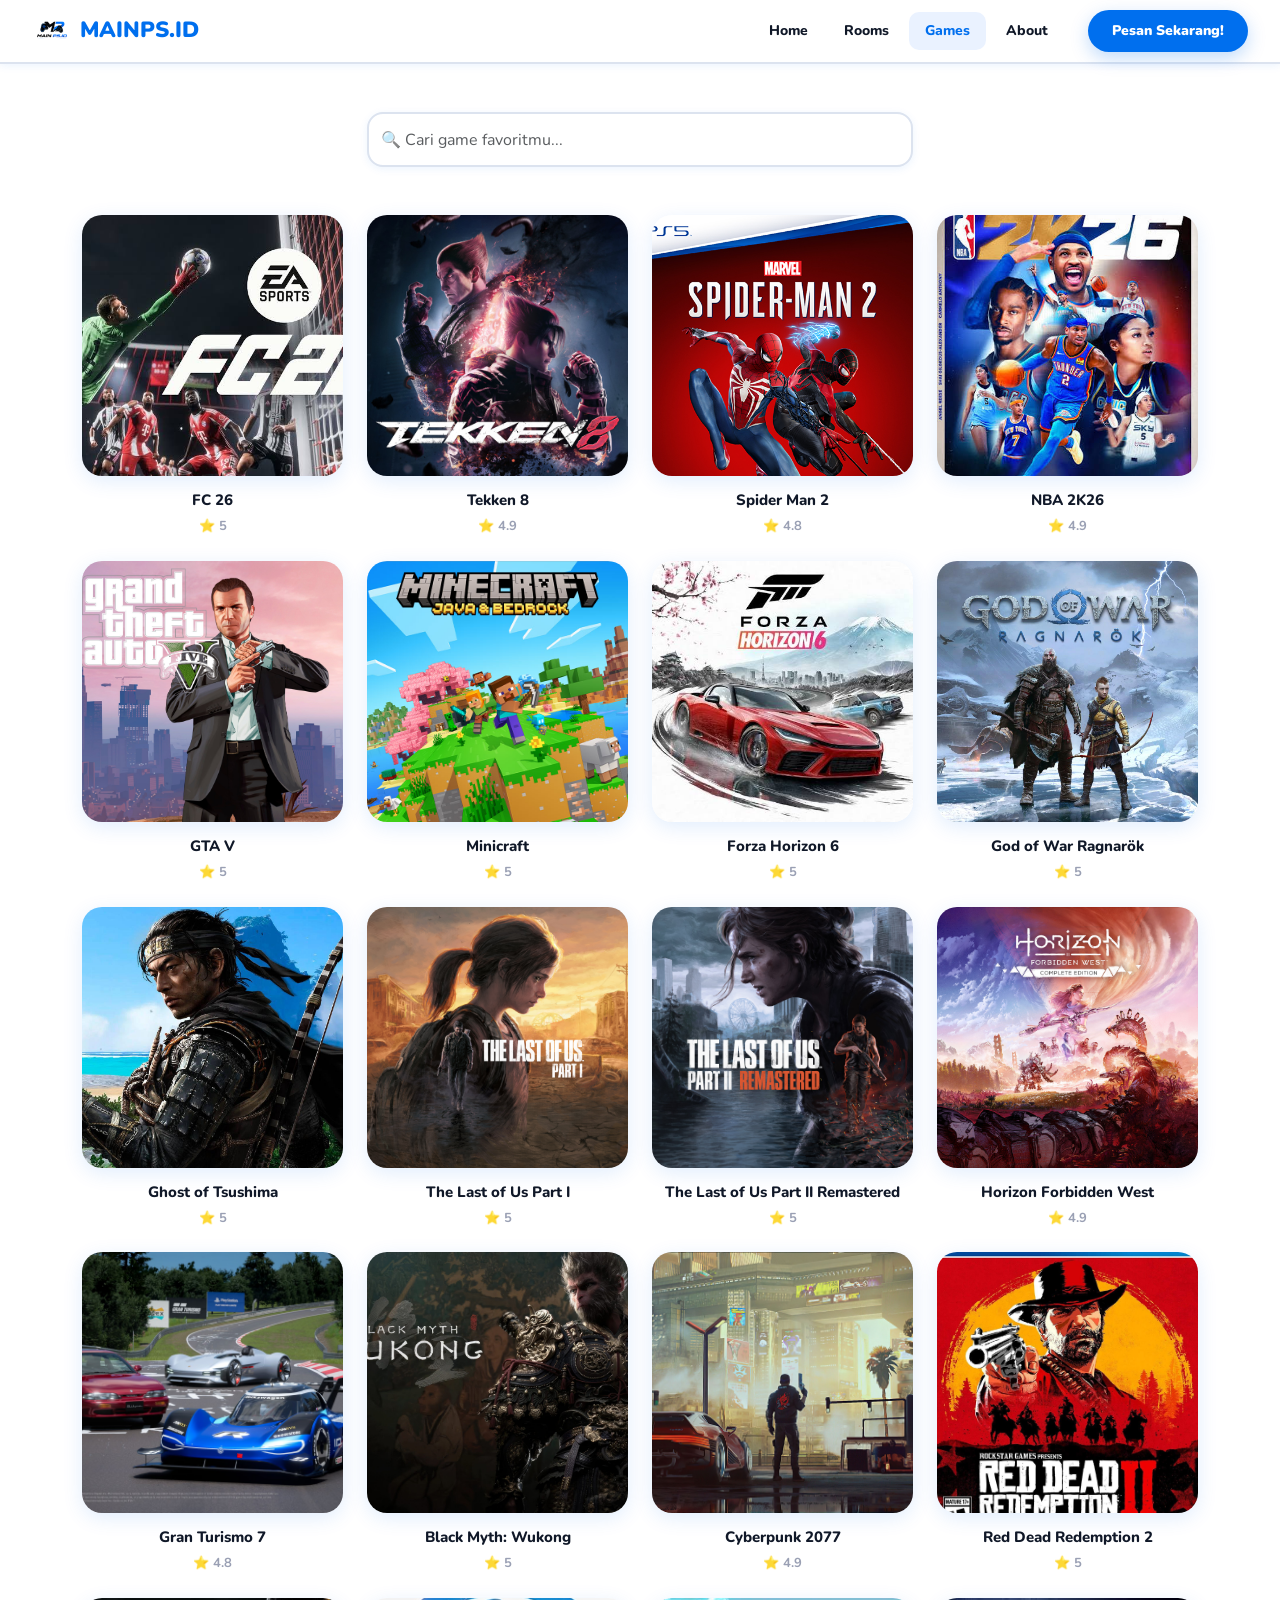
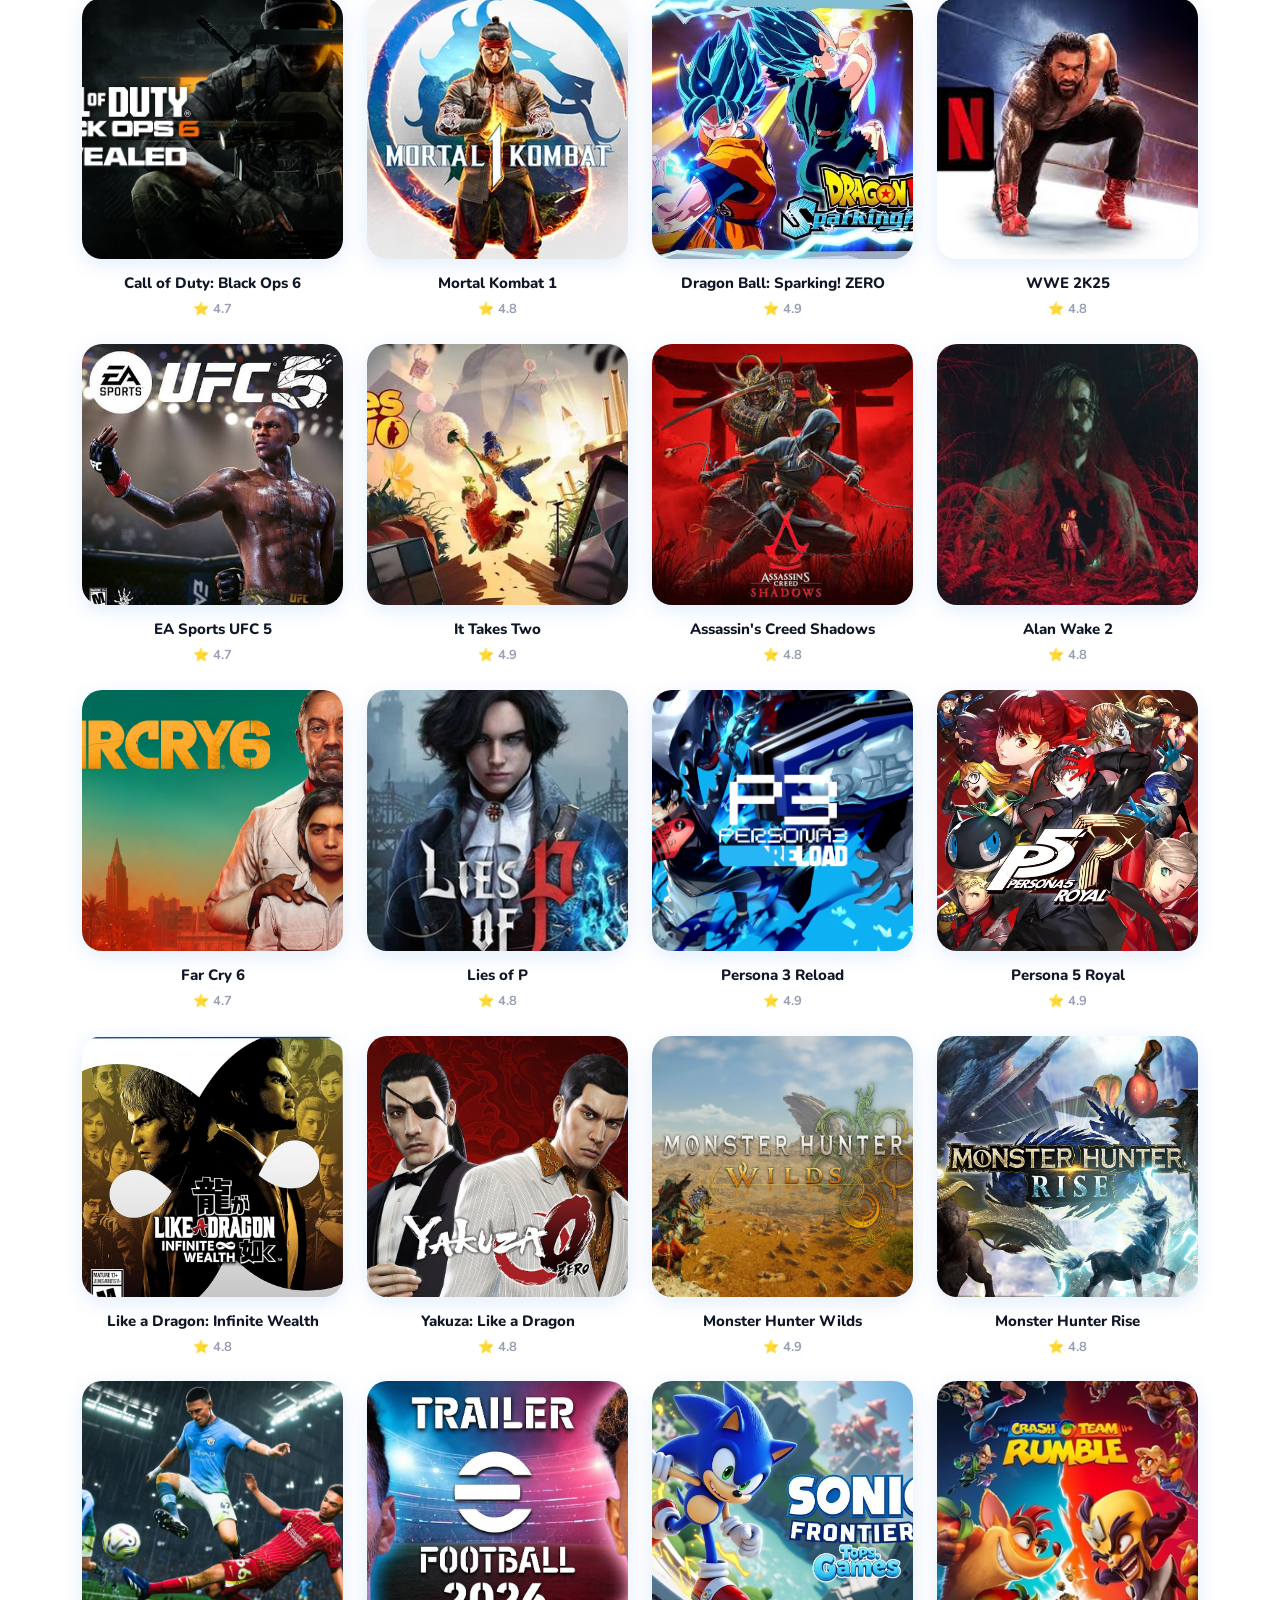
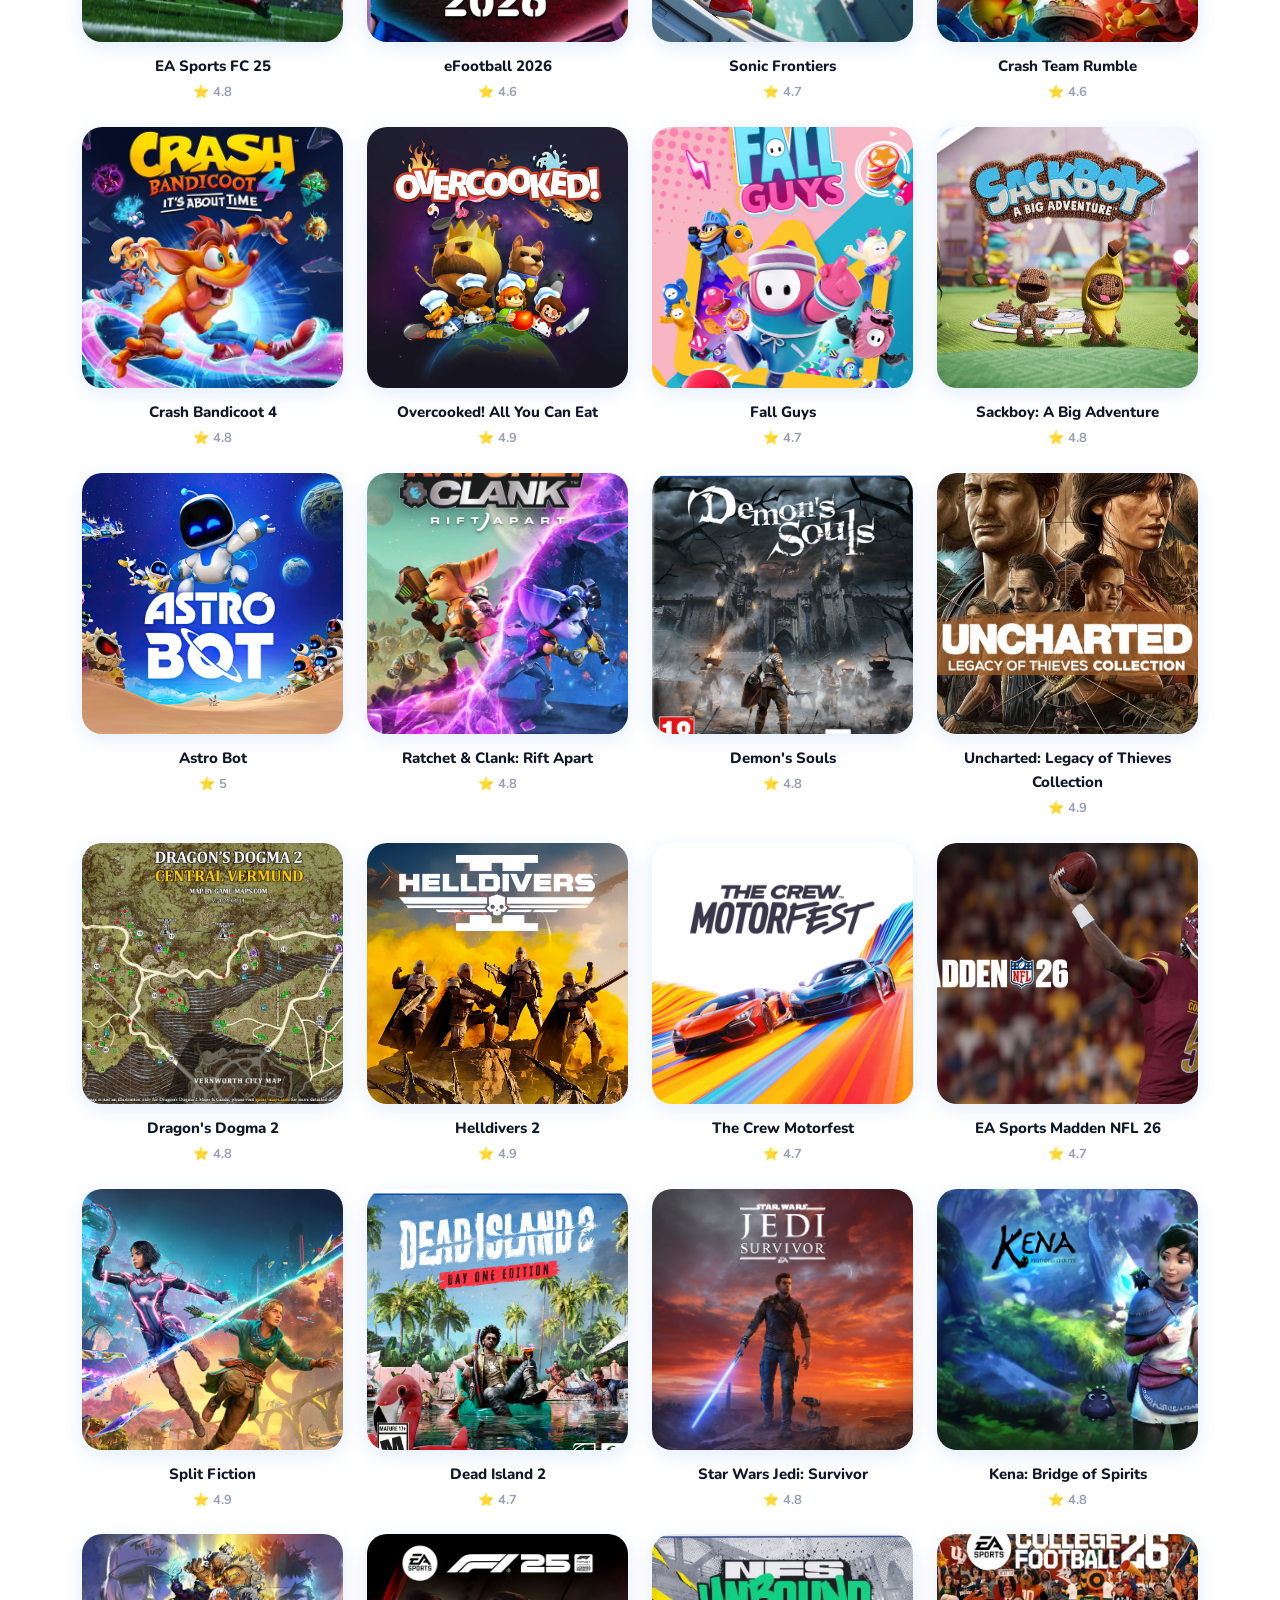
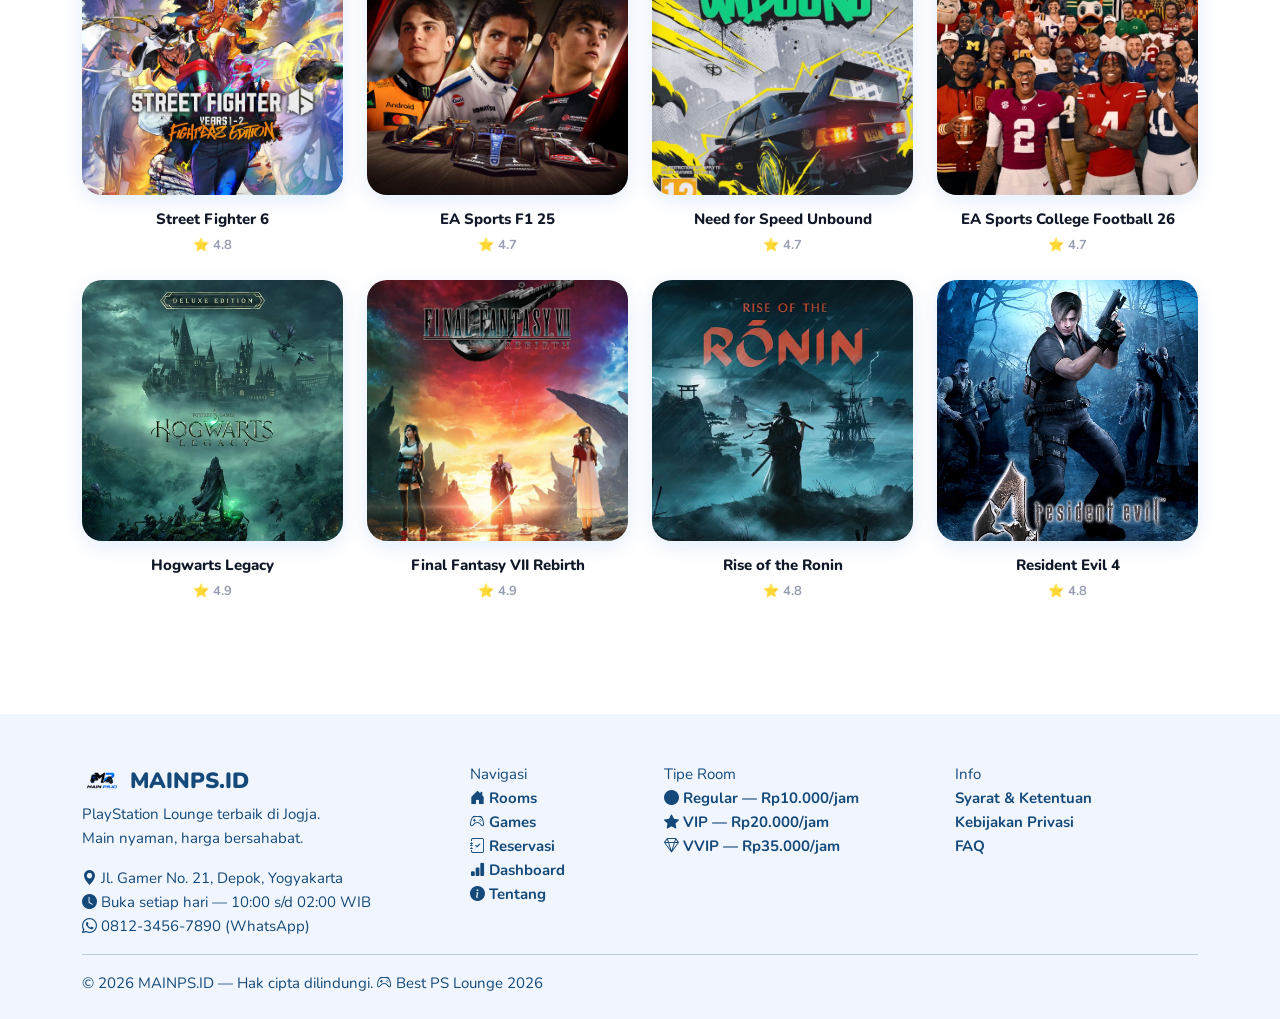
<file: games.html>
<!DOCTYPE html>
<html lang="id">

<head>
  <meta charset="UTF-8">
  <meta name="viewport" content="width=device-width, initial-scale=1.0">

  <title>Games - MAINPS.ID</title>

  <!-- Bootstrap -->
  <link href="https://cdn.jsdelivr.net/npm/bootstrap@5.3.3/dist/css/bootstrap.min.css" rel="stylesheet">

  <!-- Google Font -->
  <link
    href="https://fonts.googleapis.com/css2?family=Nunito:wght@400;600;700;800;900&family=Space+Mono:wght@400;700&display=swap"
    rel="stylesheet">

  <!-- CSS -->
  <link rel="stylesheet" href="css/style.css">
  <link rel="stylesheet" href="css/games.css">
</head>
<link rel="stylesheet" href="https://cdn.jsdelivr.net/npm/bootstrap-icons@1.11.3/font/bootstrap-icons.min.css">

<body>

  <!-- NAVBAR -->
  <nav class="mainps-navbar navbar navbar-expand-lg">
    <div class="container-fluid px-0">

      <a class="navbar-brand d-flex align-items-center gap-2" href="index.html">
        <img src="img/logo.png" alt="MAINPS Logo" class="logo-img">
        <span>MAINPS.ID</span>
      </a>

      <button class="navbar-toggler" type="button" data-bs-toggle="collapse" data-bs-target="#navbarMenu">

        <span class="navbar-toggler-icon"></span>

      </button>

      <div class="collapse navbar-collapse" id="navbarMenu">

        <ul class="navbar-nav ms-auto me-4 gap-1">

          <li class="nav-item">
            <a class="nav-link" href="index.html">
              Home
            </a>
          </li>

          <li class="nav-item">
            <a class="nav-link" href="rooms.html">
              Rooms
            </a>
          </li>

          <li class="nav-item">
            <a class="nav-link active" href="#">
              Games
            </a>
          </li>

          <li class="nav-item">
            <a class="nav-link" href="about.html">
              About
            </a>
          </li>

        </ul>

        <a href="reservation.html" class="btn-navbar-cta">

          Pesan Sekarang!

        </a>

      </div>

    </div>
  </nav>

  <!-- CONTENT -->
  <section class="container py-5">

    <!-- SEARCH -->
    <div class="row justify-content-center mb-5">

      <div class="col-lg-6">

        <input type="text" id="searchGame" class="form-control search-box" placeholder="🔍 Cari game favoritmu...">

      </div>

    </div>

    <!-- GAME GRID -->
    <div class="row g-4" id="gameContainer">

    </div>

  </section>

  <!-- Bootstrap JS -->
  <script src="https://cdn.jsdelivr.net/npm/bootstrap@5.3.3/dist/js/bootstrap.bundle.min.js">
  </script>

  <!-- JS -->
  <script src="js/games.js"></script>
  <script src="js/transition.js"></script>


  <!-- ═══════════ FOOTER ═══════════ -->
  <footer class="mainps-footer">
    <div class="container">
      <div class="row g-5">

        <!-- Brand -->
        <div class="col-lg-4">
          <a class="navbar-brand d-flex align-items-center gap-2" href="index.html">
            <img src="img/logo.png" alt="MAINPS Logo" class="logo-img">
            <span>MAINPS.ID</span>
          </a>
          <p class="footer-tagline">PlayStation Lounge terbaik di Jogja.<br>Main nyaman, harga bersahabat.</p>
          <div class="footer-info-item">
            <span class="footer-info-icon"><i class="bi bi-geo-alt-fill"></i></span>
            <span>Jl. Gamer No. 21, Depok, Yogyakarta</span>
          </div>
          <div class="footer-info-item">
            <span class="footer-info-icon"><i class="bi bi-clock-fill"></i></span>
            <span>Buka setiap hari — 10:00 s/d 02:00 WIB</span>
          </div>
          <div class="footer-info-item">
            <span class="footer-info-icon"><i class="bi bi-whatsapp"></i></span>
            <span>0812-3456-7890 (WhatsApp)</span>
          </div>
        </div>

        <!-- Navigasi -->
        <div class="col-6 col-lg-2">
          <div class="footer-heading">Navigasi</div>
          <ul class="footer-links">
            <li><a href="rooms.html"><i class="bi bi-house-door-fill"></i> Rooms</a></li>
            <li><a href="games.html"><i class="bi bi-controller"></i> Games</a></li>
            <li><a href="reservation.html"><i class="bi bi-journal-check"></i> Reservasi<a></li>
            <li><a href="dashboard.html"><i class="bi bi-bar-chart-fill"></i> Dashboard</a></li>
            <li><a href="about.html"><i class="bi bi-info-circle-fill"></i> Tentang</a></li>
          </ul>
        </div>

        <!-- Tipe Room -->
        <div class="col-6 col-lg-3">
          <div class="footer-heading">Tipe Room</div>
          <ul class="footer-links">
            <li><a href="rooms.html"><i class="bi bi-circle-fill"></i> Regular — Rp10.000/jam</a></li>
            <li><a href="rooms.html"><i class="bi bi-star-fill"></i> VIP — Rp20.000/jam</a></li>
            <li><a href="rooms.html"><i class="bi bi-gem"></i> VVIP — Rp35.000/jam</a></li>
          </ul>
        </div>

        <!-- Info -->
        <div class="col-lg-3">
          <div class="footer-heading">Info</div>
          <ul class="footer-links">
            <li><a href="#">Syarat & Ketentuan</a></li>
            <li><a href="#">Kebijakan Privasi</a></li>
            <li><a href="#">FAQ</a></li>
          </ul>
        </div>

      </div>

      <hr class="footer-divider">

      <div class="footer-bottom">
        <span>© 2026 MAINPS.ID — Hak cipta dilindungi.</span>
        <span class="footer-badge">
          <i class="bi bi-controller"></i>
          Best PS Lounge 2026
        </span>
      </div>
    </div>
  </footer>

</body>

</html>
</file>
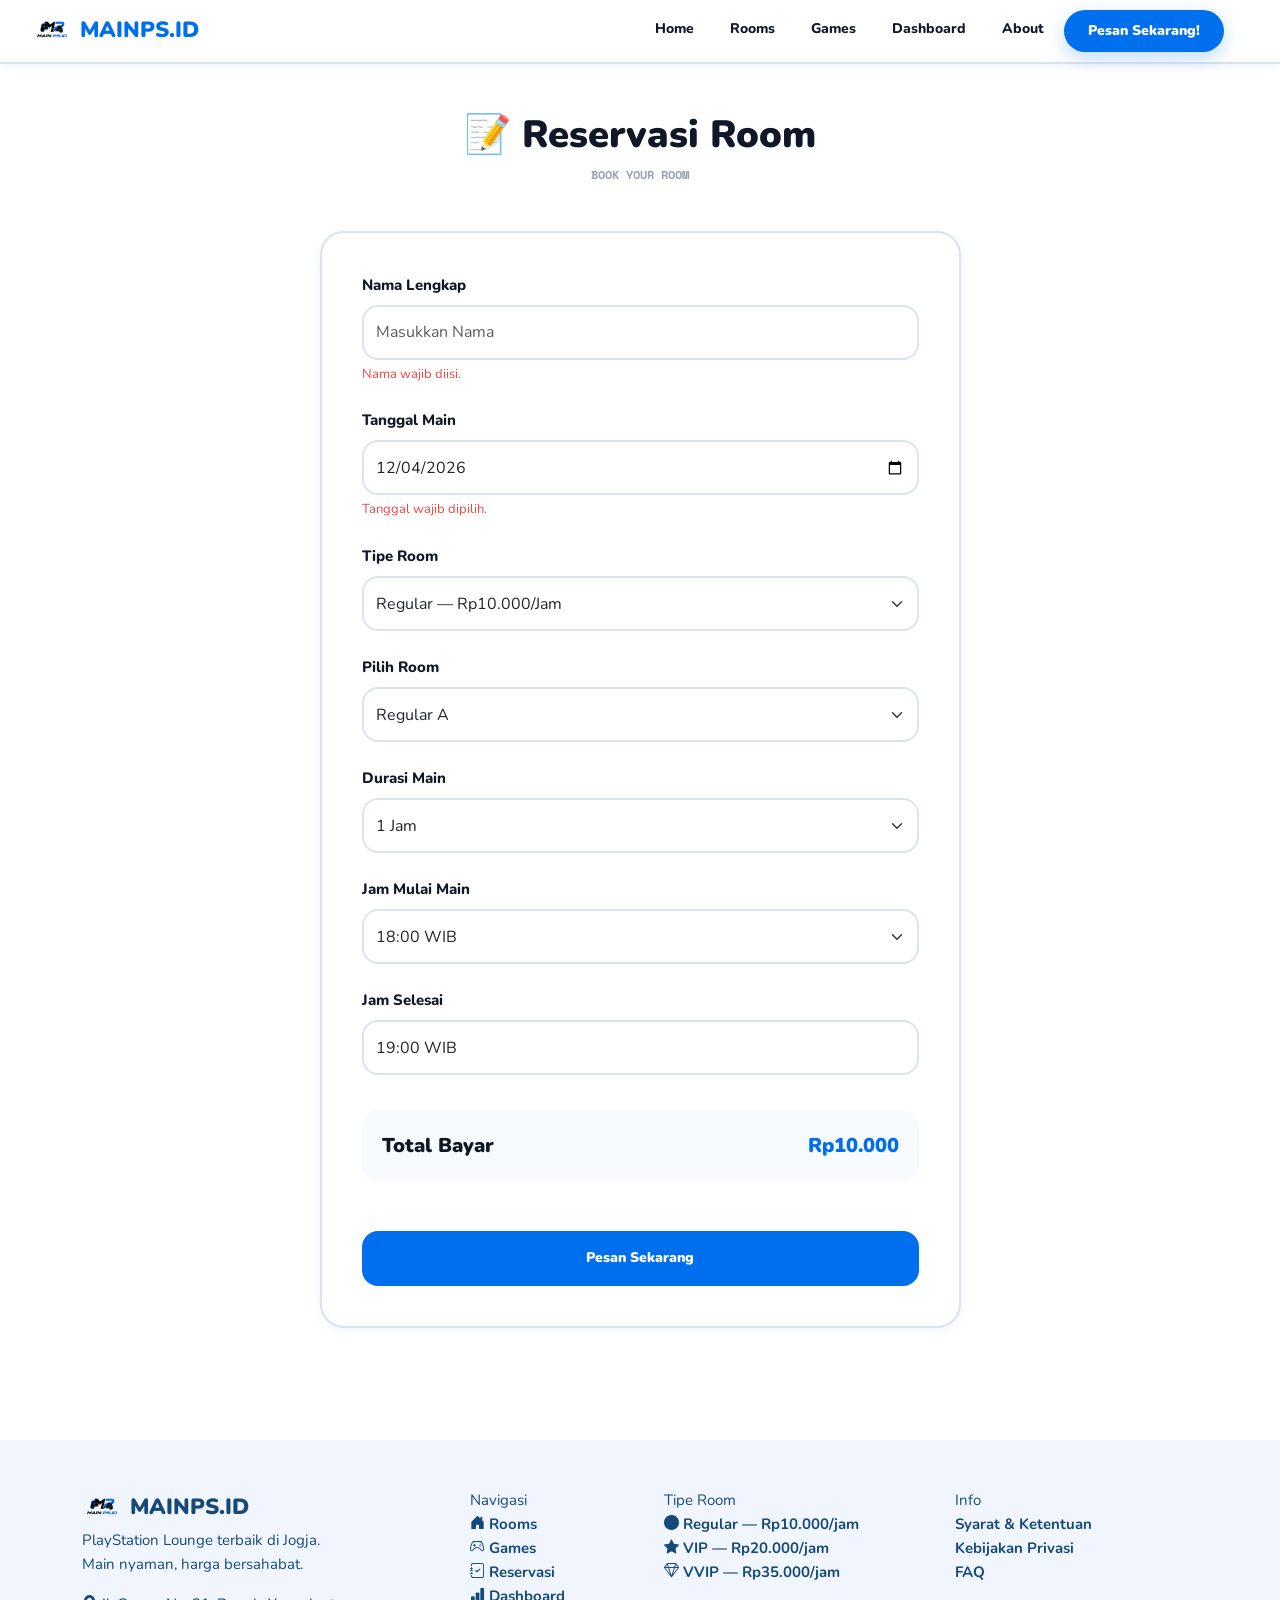
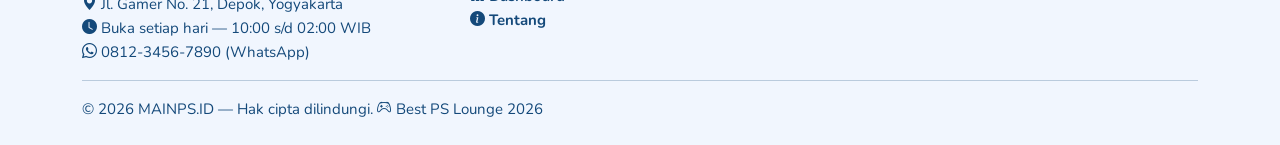
<file: reservation.html>
<!DOCTYPE html>
<html lang="id">

<head>
    <meta charset="UTF-8">
    <meta name="viewport" content="width=device-width, initial-scale=1.0">

    <title>Reservation - MAINPS.ID</title>

    <!-- Bootstrap -->
    <link href="https://cdn.jsdelivr.net/npm/bootstrap@5.3.3/dist/css/bootstrap.min.css" rel="stylesheet">

    <!-- Font -->
    <link href="https://fonts.googleapis.com/css2?family=Nunito:wght@400;600;700;800;900&display=swap" rel="stylesheet">

    <link rel="stylesheet" href="css/style.css">
    <link rel="stylesheet" href="css/reservation.css">

</head>
<link rel="stylesheet" href="https://cdn.jsdelivr.net/npm/bootstrap-icons@1.11.3/font/bootstrap-icons.min.css">

<body>

    <!-- NAVBAR -->
    <nav class="mainps-navbar navbar navbar-expand-lg">

        <div class="container-fluid px-0">

            <a class="navbar-brand d-flex align-items-center gap-2" href="index.html">
                <img src="img/logo.png" alt="MAINPS Logo" class="logo-img">
                <span>MAINPS.ID</span>
            </a>

            <div class="collapse navbar-collapse">

                <ul class="navbar-nav ms-auto me-4 gap-1">

                    <li class="nav-item">
                        <a class="nav-link" href="index.html">
                            Home
                        </a>
                    </li>

                    <li class="nav-item">
                        <a class="nav-link" href="rooms.html">
                            Rooms
                        </a>
                    </li>

                    <li class="nav-item">
                        <a class="nav-link" href="games.html">
                            Games
                        </a>
                    </li>

                    <li class="nav-item">
                        <a class="nav-link" href="dashboard.html">
                            Dashboard
                        </a>
                    </li>

                    <li class="nav-item">
                        <a class="nav-link" href="about.html">
                            About
                        </a>
                    </li>

                    <a href="reservation.html" class="btn-navbar-cta">Pesan Sekarang!</a>
                    </li>

                </ul>

            </div>

        </div>

    </nav>

    <!-- CONTENT -->
    <section class="container py-5">

        <div class="text-center mb-5">

            <h1 class="reservation-title">
                📝 Reservasi Room
            </h1>

            <div class="reservation-subtitle">
                BOOK YOUR ROOM
            </div>

        </div>

        <div class="row justify-content-center">

            <div class="col-lg-7">

                <div class="reservation-card">

                    <form id="reservationForm">

                        <!-- Nama -->
                        <div class="mb-4">

                            <label class="form-label">
                                Nama Lengkap
                            </label>

                            <input type="text" id="nama" class="form-control" placeholder="Masukkan Nama">

                            <div class="invalid-feedback">
                                Nama wajib diisi.
                            </div>

                        </div>

                        <!-- Tanggal -->
                        <div class="mb-4">

                            <label class="form-label">
                                Tanggal Main
                            </label>

                            <input type="date" id="tanggal" class="form-control">

                            <div class="invalid-feedback">
                                Tanggal wajib dipilih.
                            </div>

                        </div>

                        <!-- Tipe Room -->
                        <div class="mb-4">

                            <label class="form-label">
                                Tipe Room
                            </label>

                            <select id="room" class="form-select">
                                <option value="Regular">Regular — Rp10.000/Jam</option>
                                <option value="VIP">VIP — Rp20.000/Jam</option>
                                <option value="VVIP">VVIP — Rp35.000/Jam</option>
                            </select>

                        </div>

                        <!-- Room Spesifik -->
                        <div class="mb-4">

                            <label class="form-label">
                                Pilih Room
                            </label>

                            <!-- Diisi otomatis oleh JS berdasarkan tipe -->
                            <select id="roomSpesifik" class="form-select"></select>

                        </div>

                        <!-- Durasi -->
                        <div class="mb-4">

                            <label class="form-label">
                                Durasi Main
                            </label>

                            <select id="duration" class="form-select">
                                <option value="1">1 Jam</option>
                                <option value="2">2 Jam</option>
                                <option value="3">3 Jam</option>
                                <option value="4">4 Jam</option>
                            </select>

                        </div>

                        <div class="mb-4">
                            <label class="form-label">
                                Jam Mulai Main
                            </label>

                            <!-- Diisi otomatis oleh JS, jam yang sudah terisi akan dikunci -->
                            <select id="jamMulai" class="form-select"></select>
                        </div>

                        <div class="mb-4">
                            <label class="form-label">
                                Jam Selesai
                            </label>

                            <input type="text" id="jamSelesai" class="form-control" readonly>
                        </div>



                        <!-- Total -->
                        <div class="total-box">

                            <span>
                                Total Bayar
                            </span>

                            <strong id="total">
                                Rp10.000
                            </strong>

                        </div>

                        <button type="submit" class="btn-book mt-4">

                            Pesan Sekarang

                        </button>

                    </form>

                </div>

            </div>

        </div>

    </section>

    <script src="https://cdn.jsdelivr.net/npm/bootstrap@5.3.3/dist/js/bootstrap.bundle.min.js"></script>
    <script src="js/reservation.js"></script>
    <script src="js/transition.js"></script>


    <!-- ═══════════ FOOTER ═══════════ -->
    <footer class="mainps-footer">
        <div class="container">
            <div class="row g-5">

                <!-- Brand -->
                <div class="col-lg-4">
                    <a class="navbar-brand d-flex align-items-center gap-2" href="index.html">
                        <img src="img/logo.png" alt="MAINPS Logo" class="logo-img">
                        <span>MAINPS.ID</span>
                    </a>
                    <p class="footer-tagline">PlayStation Lounge terbaik di Jogja.<br>Main nyaman, harga bersahabat.</p>
                    <div class="footer-info-item">
                        <span class="footer-info-icon"><i class="bi bi-geo-alt-fill"></i></span>
                        <span>Jl. Gamer No. 21, Depok, Yogyakarta</span>
                    </div>
                    <div class="footer-info-item">
                        <span class="footer-info-icon"><i class="bi bi-clock-fill"></i></span>
                        <span>Buka setiap hari — 10:00 s/d 02:00 WIB</span>
                    </div>
                    <div class="footer-info-item">
                        <span class="footer-info-icon"><i class="bi bi-whatsapp"></i></span>
                        <span>0812-3456-7890 (WhatsApp)</span>
                    </div>
                </div>

                <!-- Navigasi -->
                <div class="col-6 col-lg-2">
                    <div class="footer-heading">Navigasi</div>
                    <ul class="footer-links">
                        <li><a href="rooms.html"><i class="bi bi-house-door-fill"></i> Rooms</a></li>
                        <li><a href="games.html"><i class="bi bi-controller"></i> Games</a></li>
                        <li><a href="reservation.html"><i class="bi bi-journal-check"></i> Reservasi<a></li>
                        <li><a href="dashboard.html"><i class="bi bi-bar-chart-fill"></i> Dashboard</a></li>
                        <li><a href="about.html"><i class="bi bi-info-circle-fill"></i> Tentang</a></li>
                    </ul>
                </div>

                <!-- Tipe Room -->
                <div class="col-6 col-lg-3">
                    <div class="footer-heading">Tipe Room</div>
                    <ul class="footer-links">
                        <li><a href="rooms.html"><i class="bi bi-circle-fill"></i> Regular — Rp10.000/jam</a></li>
                        <li><a href="rooms.html"><i class="bi bi-star-fill"></i> VIP — Rp20.000/jam</a></li>
                        <li><a href="rooms.html"><i class="bi bi-gem"></i> VVIP — Rp35.000/jam</a></li>
                    </ul>
                </div>

                <!-- Info -->
                <div class="col-lg-3">
                    <div class="footer-heading">Info</div>
                    <ul class="footer-links">
                        <li><a href="#">Syarat & Ketentuan</a></li>
                        <li><a href="#">Kebijakan Privasi</a></li>
                        <li><a href="#">FAQ</a></li>
                    </ul>
                </div>

            </div>

            <hr class="footer-divider">

            <div class="footer-bottom">
                <span>© 2026 MAINPS.ID — Hak cipta dilindungi.</span>
                <span class="footer-badge">
                    <i class="bi bi-controller"></i>
                    Best PS Lounge 2026
                </span>
            </div>
        </div>
    </footer>

</body>

</html>
</file>
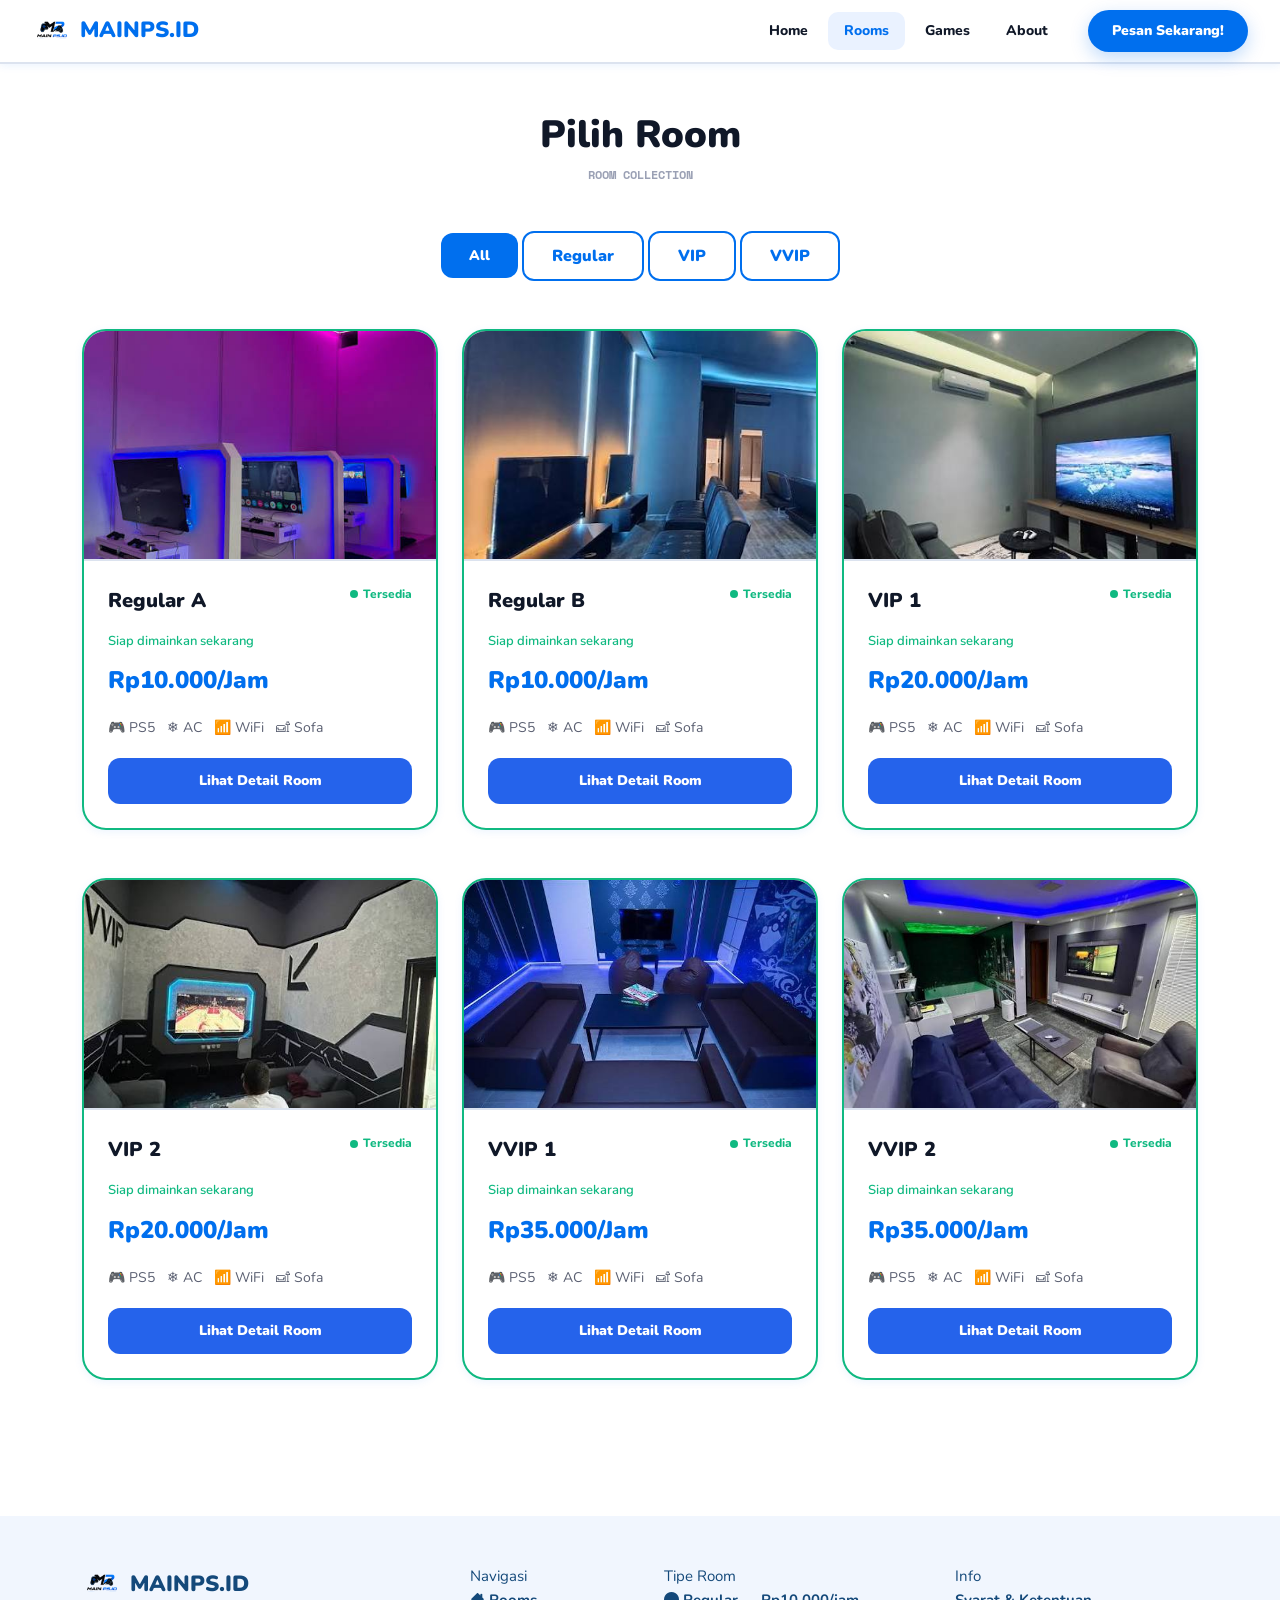
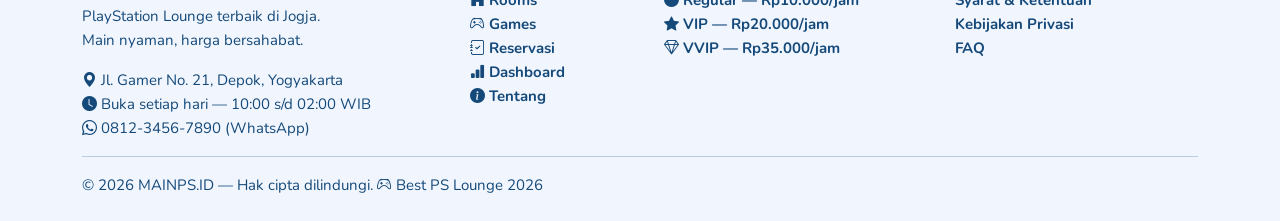
<file: rooms.html>
<!DOCTYPE html>
<html lang="id">

<head>
    <meta charset="UTF-8">
    <meta name="viewport" content="width=device-width, initial-scale=1.0">

    <title>Rooms - MAINPS.ID</title>

    <!-- Bootstrap -->
    <link href="https://cdn.jsdelivr.net/npm/bootstrap@5.3.3/dist/css/bootstrap.min.css" rel="stylesheet">

    <!-- Google Font -->
    <link
        href="https://fonts.googleapis.com/css2?family=Nunito:wght@400;600;700;800;900&family=Space+Mono:wght@400;700&display=swap"
        rel="stylesheet">

    <!-- CSS -->
    <link rel="stylesheet" href="css/style.css">
    <link rel="stylesheet" href="css/rooms.css">

</head>
<link rel="stylesheet" href="https://cdn.jsdelivr.net/npm/bootstrap-icons@1.11.3/font/bootstrap-icons.min.css">

<body>

    <!-- NAVBAR -->
    <nav class="mainps-navbar navbar navbar-expand-lg">

        <div class="container-fluid px-0">

            <a class="navbar-brand d-flex align-items-center gap-2" href="index.html">
                <img src="img/logo.png" alt="MAINPS Logo" class="logo-img">
                <span>MAINPS.ID</span>
            </a>

            <button class="navbar-toggler" type="button" data-bs-toggle="collapse" data-bs-target="#navbarMenu">

                <span class="navbar-toggler-icon"></span>

            </button>

            <div class="collapse navbar-collapse" id="navbarMenu">

                <ul class="navbar-nav ms-auto me-4 gap-1">

                    <li class="nav-item">
                        <a class="nav-link" href="index.html">
                            Home
                        </a>
                    </li>

                    <li class="nav-item">
                        <a class="nav-link active" href="#">
                            Rooms
                        </a>
                    </li>

                    <li class="nav-item">
                        <a class="nav-link" href="games.html">
                            Games
                        </a>
                    </li>

                    <li class="nav-item">
                        <a class="nav-link" href="about.html">
                            About
                        </a>
                    </li>

                </ul>

                <a href="reservation.html" class="btn-navbar-cta">

                    Pesan Sekarang!

                </a>

            </div>

        </div>

    </nav>

    <!-- CONTENT -->
    <section class="container py-5">

        <div class="text-center mb-5">

            <h1 class="room-title">
                Pilih Room
            </h1>

            <div class="room-subtitle">
                ROOM COLLECTION
            </div>

        </div>

        <!-- FILTER -->
        <div class="text-center mb-5">

            <button class="btn btn-main filter-btn" data-filter="all">

                All

            </button>

            <button class="btn btn-outline-main filter-btn" data-filter="Regular">

                Regular

            </button>

            <button class="btn btn-outline-main filter-btn" data-filter="VIP">

                VIP

            </button>

            <button class="btn btn-outline-main filter-btn" data-filter="VVIP">

                VVIP

            </button>

        </div>

        <!-- ROOM GRID -->
        <div class="row g-4" id="roomContainer">

        </div>

    </section>

    <script src="https://cdn.jsdelivr.net/npm/bootstrap@5.3.3/dist/js/bootstrap.bundle.min.js">
    </script>

    <script src="js/room-data.js"></script>
    <script src="js/rooms.js"></script>
    <script src="js/transition.js"></script>


    <!-- ═══════════ FOOTER ═══════════ -->
    <footer class="mainps-footer">
        <div class="container">
            <div class="row g-5">

                <!-- Brand -->
                <div class="col-lg-4">
                    <a class="navbar-brand d-flex align-items-center gap-2" href="index.html">
                        <img src="img/logo.png" alt="MAINPS Logo" class="logo-img">
                        <span>MAINPS.ID</span>
                    </a>
                    <p class="footer-tagline">PlayStation Lounge terbaik di Jogja.<br>Main nyaman, harga bersahabat.</p>
                    <div class="footer-info-item">
                        <span class="footer-info-icon"><i class="bi bi-geo-alt-fill"></i></span>
                        <span>Jl. Gamer No. 21, Depok, Yogyakarta</span>
                    </div>
                    <div class="footer-info-item">
                        <span class="footer-info-icon"><i class="bi bi-clock-fill"></i></span>
                        <span>Buka setiap hari — 10:00 s/d 02:00 WIB</span>
                    </div>
                    <div class="footer-info-item">
                        <span class="footer-info-icon"><i class="bi bi-whatsapp"></i></span>
                        <span>0812-3456-7890 (WhatsApp)</span>
                    </div>
                </div>

                <!-- Navigasi -->
                <div class="col-6 col-lg-2">
                    <div class="footer-heading">Navigasi</div>
                    <ul class="footer-links">
                        <li><a href="rooms.html"><i class="bi bi-house-door-fill"></i> Rooms</a></li>
                        <li><a href="games.html"><i class="bi bi-controller"></i> Games</a></li>
                        <li><a href="reservation.html"><i class="bi bi-journal-check"></i> Reservasi<a></li>
                        <li><a href="dashboard.html"><i class="bi bi-bar-chart-fill"></i> Dashboard</a></li>
                        <li><a href="about.html"><i class="bi bi-info-circle-fill"></i> Tentang</a></li>
                    </ul>
                </div>

                <!-- Tipe Room -->
                <div class="col-6 col-lg-3">
                    <div class="footer-heading">Tipe Room</div>
                    <ul class="footer-links">
                        <li><a href="rooms.html"><i class="bi bi-circle-fill"></i> Regular — Rp10.000/jam</a></li>
                        <li><a href="rooms.html"><i class="bi bi-star-fill"></i> VIP — Rp20.000/jam</a></li>
                        <li><a href="rooms.html"><i class="bi bi-gem"></i> VVIP — Rp35.000/jam</a></li>
                    </ul>
                </div>

                <!-- Info -->
                <div class="col-lg-3">
                    <div class="footer-heading">Info</div>
                    <ul class="footer-links">
                        <li><a href="#">Syarat & Ketentuan</a></li>
                        <li><a href="#">Kebijakan Privasi</a></li>
                        <li><a href="#">FAQ</a></li>
                    </ul>
                </div>

            </div>

            <hr class="footer-divider">

            <div class="footer-bottom">
                <span>© 2026 MAINPS.ID — Hak cipta dilindungi.</span>
                <span class="footer-badge">
                    <i class="bi bi-controller"></i>
                    Best PS Lounge 2026
                </span>
            </div>
        </div>
    </footer>

</body>

</html>
</file>
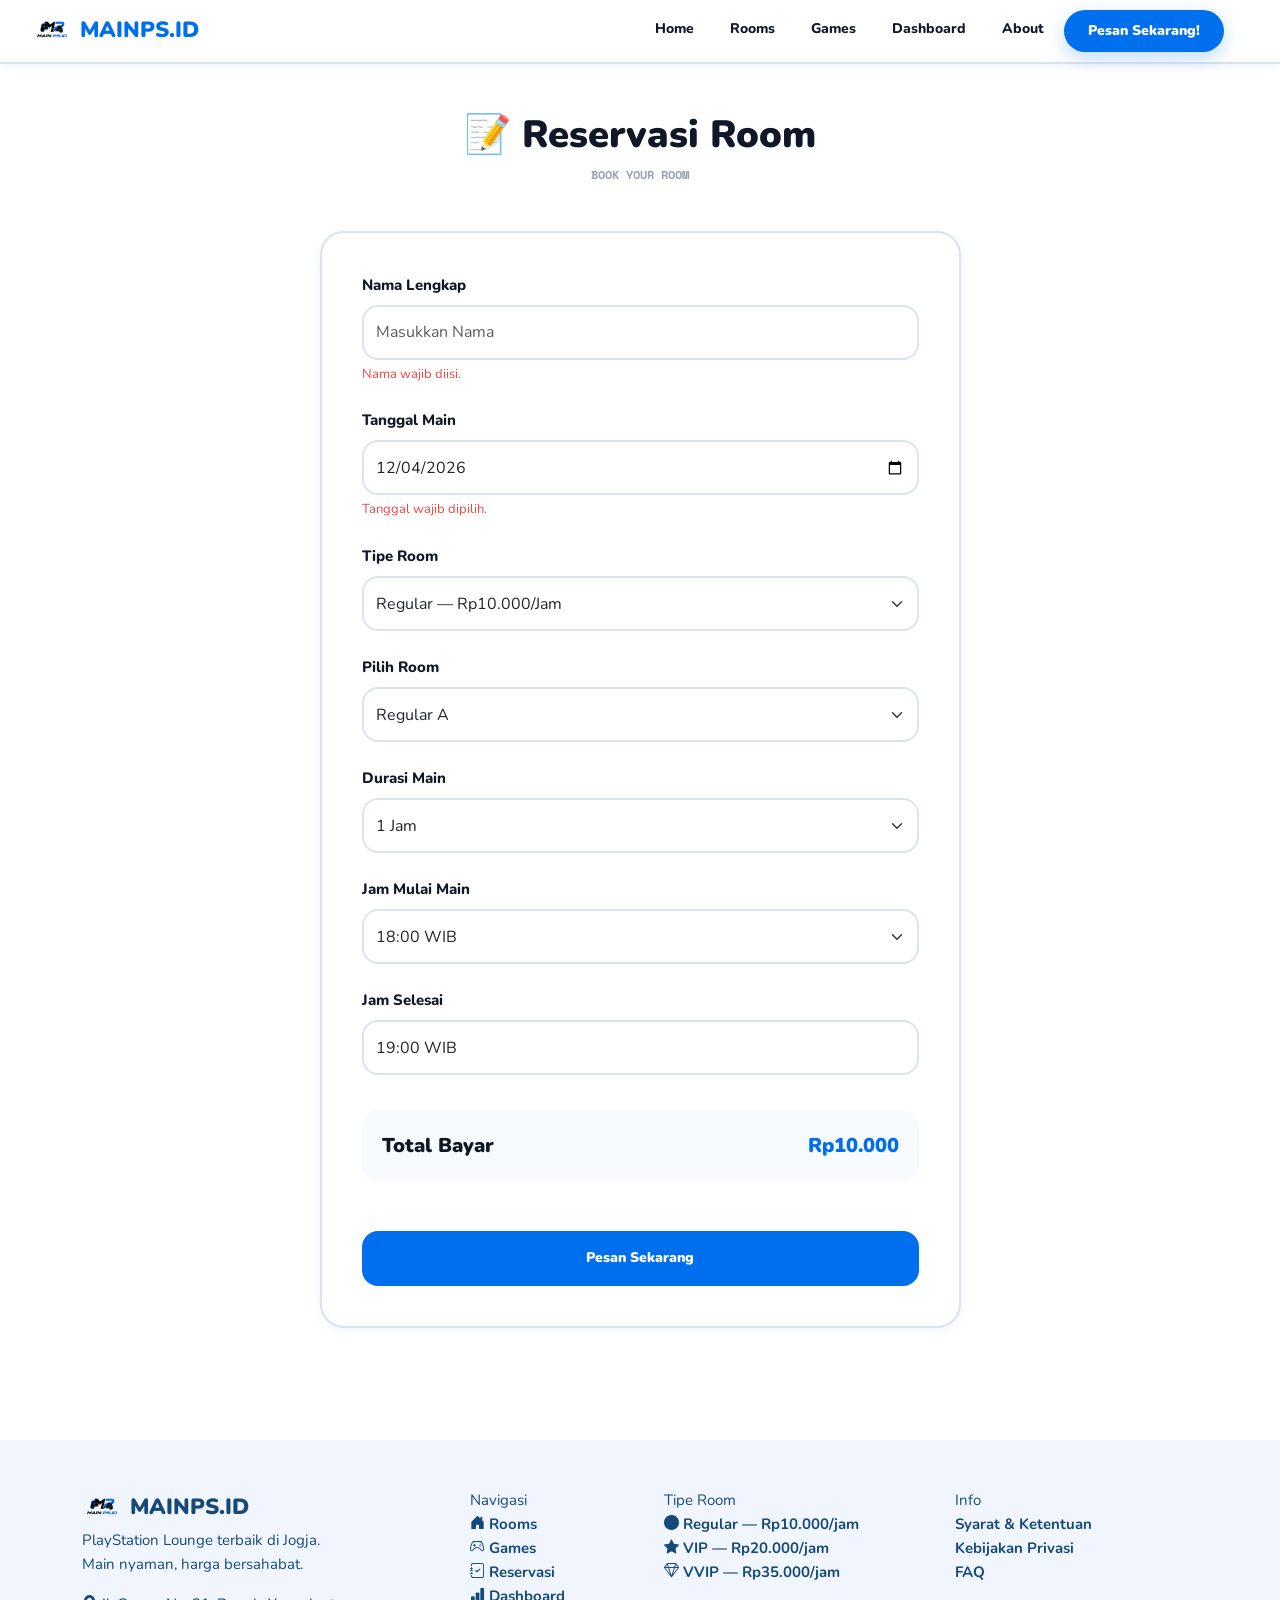
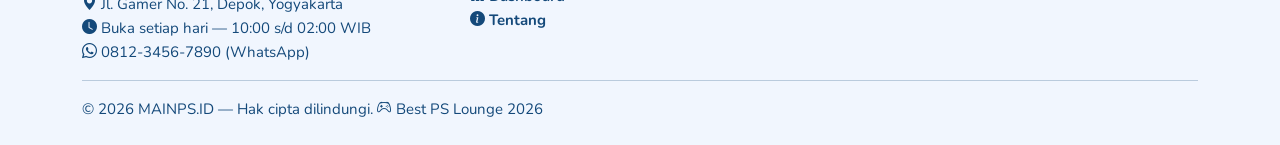
<file: transaction.html>
<!DOCTYPE html>
<html lang="id">

<head>
  <meta charset="UTF-8">
  <meta name="viewport" content="width=device-width, initial-scale=1.0">
  <title>Transaksi — MAINPS.ID</title>

  <!-- Bootstrap 5 -->
  <link href="https://cdn.jsdelivr.net/npm/bootstrap@5.3.3/dist/css/bootstrap.min.css" rel="stylesheet">
  <!-- Google Fonts -->
  <link
    href="https://fonts.googleapis.com/css2?family=Nunito:wght@400;600;700;800;900&family=Space+Mono:wght@400;700&display=swap"
    rel="stylesheet">
  <!-- Bootstrap Icons -->
  <link rel="stylesheet" href="https://cdn.jsdelivr.net/npm/bootstrap-icons@1.11.3/font/bootstrap-icons.min.css">
  <!-- Custom CSS -->
  <link rel="stylesheet" href="css/style.css">
  <link rel="stylesheet" href="css/transaction.css">
</head>

<body>

  <!-- ═══════════ NAVBAR ═══════════ -->
  <nav class="mainps-navbar navbar navbar-expand-lg">
    <div class="container-fluid px-0">
      <a class="navbar-brand d-flex align-items-center gap-2" href="index.html">
        <img src="img/logo.png" alt="MAINPS Logo" class="logo-img">
        <span>MAINPS.ID</span>
      </a>
      <div class="collapse navbar-collapse">
        <ul class="navbar-nav ms-auto me-4 gap-1">
          <li class="nav-item"><a class="nav-link" href="index.html">Home</a></li>
          <li class="nav-item"><a class="nav-link" href="rooms.html">Rooms</a></li>
          <li class="nav-item"><a class="nav-link" href="games.html">Games</a></li>
          <li class="nav-item"><a class="nav-link" href="dashboard.html">Dashboard</a></li>
        </ul>
        <a href="reservation.html" class="btn-navbar-cta">Pesan Sekarang!</a>
      </div>
    </div>
  </nav>

  <!-- ═══════════ TXN PAGE ═══════════ -->
  <div class="txn-page">

    <!-- Header Section -->
    <div class="txn-header-section">
      <div class="container-fluid px-4">
        <div class="section-eyebrow"><i class="bi bi-cart-fill"></i> Transaksi</div>
        <div class="txn-page-title">Selesaikan Pesanan</div>
        <div class="txn-page-sub">Pilih durasi, tambahan snack, dan metode pembayaran.</div>

        <!-- Progress Steps -->
        <div class="progress-steps mt-4">
          <!-- Step 1 -->
          <div class="step-item">
            <div>
              <div class="step-circle done"><i class="bi bi-check-lg"></i></div>
              <div class="step-label done">Pilih Room</div>
            </div>
            <div class="step-line done"></div>
          </div>
          <!-- Step 2 -->
          <div class="step-item">
            <div>
              <div class="step-circle active">2</div>
              <div class="step-label active">Pembayaran</div>
            </div>
            <div class="step-line todo"></div>
          </div>
          <!-- Step 3 -->
          <div class="step-item">
            <div>
              <div class="step-circle todo">3</div>
              <div class="step-label todo">Konfirmasi</div>
            </div>
          </div>
        </div>

      </div>
    </div>

    <!-- Body: 2 kolom -->
    <div class="txn-body">
      <div class="row g-4">

        <!-- ── KIRI: Form ── -->
        <div class="col-lg-8">

          <!-- 1. Durasi -->
          <div class="txn-section">
            <div class="txn-section-title"><i class="bi bi-clock-fill"></i> Pilih Durasi Main</div>
            <!-- Diisi JS -->
            <div id="dur-grid" class="dur-grid"></div>
          </div>

          <!-- 2. Snack -->
          <div class="txn-section">
            <div class="txn-section-title"><i class="bi bi-cup-straw"></i> Tambahan Makanan & Snack</div>
            <p class="text-muted-mainps mb-3" style="font-size:13px;">
              Bisa pilih lebih dari satu. Harga ditambahkan ke total.
            </p>
            <!-- Diisi JS -->
            <div id="snack-grid" class="snack-grid"></div>
          </div>

          <!-- 3. Metode Bayar -->
          <div class="txn-section">
            <div class="txn-section-title"><i class="bi bi-credit-card-fill"></i> Metode Pembayaran</div>
            <!-- Diisi JS -->
            <div id="pay-opts"></div>
          </div>

        </div>
        <!-- /col kiri -->

        <!-- ── KANAN: Summary ── -->
        <div class="col-lg-4">
          <div class="order-summary-card">

            <div class="order-summary-title">
              <i class="bi bi-receipt"></i> Ringkasan Pesanan
            </div>

            <!-- Room Preview -->
            <div class="order-room-preview">
              <div class="order-room-emoji" id="order-room-emoji">
                <i class="bi bi-controller"></i>
              </div>

              <div>
                <div class="order-room-name" id="order-room-nama">
                  -
                </div>

                <div class="order-room-price" id="order-room-harga">
                  -
                </div>
              </div>
            </div>

            <!-- Nama -->
            <div class="order-line">
              <span class="order-line-key">
                Nama
              </span>

              <span class="order-line-val" id="sum-nama">
                -
              </span>
            </div>

            <!-- Tanggal -->
            <div class="order-line">
              <span class="order-line-key">
                Tanggal
              </span>

              <span class="order-line-val" id="sum-tanggal">
                -
              </span>
            </div>

            <!-- Jam Mulai -->
            <div class="order-line">
              <span class="order-line-key">
                Jam Mulai
              </span>

              <span class="order-line-val" id="sum-jam-mulai">
                14:00 WIB
              </span>
            </div>

            <!-- Durasi -->
            <div class="order-line">
              <span class="order-line-key">
                Durasi
              </span>

              <span class="order-line-val" id="sum-durasi">
                -
              </span>
            </div>

            <!-- Jam Selesai -->
            <div class="order-line">
              <span class="order-line-key">
                Jam Selesai
              </span>

              <span class="order-line-val" id="sum-jam-selesai">
                -
              </span>
            </div>

            <!-- Harga Room -->
            <div class="order-line">
              <span class="order-line-key">
                Harga Room
              </span>

              <span class="order-line-val" id="sum-harga-room">
                -
              </span>
            </div>

            <!-- Snack -->
            <div id="sum-snack-area"></div>

            <!-- Total -->
            <div class="order-total-box">
              <div>
                <div class="order-total-label">
                  Total Bayar
                </div>

                <div class="order-total-sub">
                  Termasuk semua pilihan
                </div>
              </div>

              <div class="order-total-value" id="sum-total">
                -
              </div>
            </div>

            <!-- Tombol -->
            <button class="btn-confirm" id="btn-konfirmasi" disabled>
              Pilih metode bayar dulu!
            </button>

            <div class="text-center mt-3 secure-note">
              <i class="bi bi-shield-lock-fill"></i> Pembayaran aman & terenkripsi
            </div>

          </div>
        </div>
        <!-- /col kanan -->

      </div>
    </div>
    <!-- /txn-body -->

  </div>
  <!-- /txn-page -->

  <!-- ═══════════ MODAL SUKSES ═══════════ -->
  <div class="modal fade modal-success" id="modal-sukses" tabindex="-1" aria-hidden="true">
    <div class="modal-dialog modal-dialog-centered">
      <div class="modal-content p-2">
        <div class="modal-body py-4 px-3 text-center">
          <div class="modal-success-icon"><i class="bi bi-check-circle-fill"></i></div>
          <div class="modal-success-title">Booking Berhasil!</div>
          <div class="modal-success-sub">
            Pesanan kamu sudah masuk. Tunjukkan kode ini ke kasir saat datang.
          </div>
          <div class="modal-booking-code" id="modal-booking-code">MPS-XXXXXX</div>

          <div class="d-flex flex-column gap-2 mb-3" style="font-size:14px;">

            <div class="d-flex justify-content-between px-2">
              <span class="text-muted-mainps">
                Nama
              </span>

              <strong id="modal-nama">
                -
              </strong>
            </div>

            <div class="d-flex justify-content-between px-2">
              <span class="text-muted-mainps">
                Room
              </span>

              <strong id="modal-room">
                -
              </strong>
            </div>

            <div class="d-flex justify-content-between px-2">
              <span class="text-muted-mainps">
                Tanggal
              </span>

              <strong id="modal-tanggal">
                -
              </strong>
            </div>

            <div class="d-flex justify-content-between px-2">
              <span class="text-muted-mainps">Total Bayar</span>
              <strong class="text-blue" id="modal-total">-</strong>
            </div>
            <div class="d-flex justify-content-between px-2 mt-1">
              <span class="text-muted-mainps">Metode Bayar</span>
              <strong id="modal-metode">-</strong>
            </div>

          </div>
        </div>
      </div>
    </div>
  </div>

  <!-- Bootstrap JS -->
  <script src="https://cdn.jsdelivr.net/npm/bootstrap@5.3.3/dist/js/bootstrap.bundle.min.js"></script>
  <!-- Transaction Logic -->
  <script src="js/transaction.js"></script>
  <script src="js/transition.js"></script>

  <!-- ═══════════ FOOTER ═══════════ -->
  <footer class="mainps-footer">
    <div class="container">
      <div class="row g-5">

        <!-- Brand -->
        <div class="col-lg-4">
          <a class="navbar-brand d-flex align-items-center gap-2" href="index.html">
            <img src="img/logo.png" alt="MAINPS Logo" class="logo-img">
            <span>MAINPS.ID</span>
          </a>
          <p class="footer-tagline">PlayStation Lounge terbaik di Jogja.<br>Main nyaman, harga bersahabat.</p>
          <div class="footer-info-item">
            <span class="footer-info-icon"><i class="bi bi-geo-alt-fill"></i></span>
            <span>Jl. Gamer No. 21, Depok, Yogyakarta</span>
          </div>
          <div class="footer-info-item">
            <span class="footer-info-icon"><i class="bi bi-clock-fill"></i></span>
            <span>Buka setiap hari — 10:00 s/d 02:00 WIB</span>
          </div>
          <div class="footer-info-item">
            <span class="footer-info-icon"><i class="bi bi-whatsapp"></i></span>
            <span>0812-3456-7890 (WhatsApp)</span>
          </div>
        </div>

        <!-- Navigasi -->
        <div class="col-6 col-lg-2">
          <div class="footer-heading">Navigasi</div>
          <ul class="footer-links">
            <li><a href="rooms.html"><i class="bi bi-house-door-fill"></i> Rooms</a></li>
            <li><a href="games.html"><i class="bi bi-controller"></i> Games</a></li>
            <li><a href="reservation.html"><i class="bi bi-journal-check"></i> Reservasi</a></li>
            <li><a href="dashboard.html"><i class="bi bi-bar-chart-fill"></i> Dashboard</a></li>
            <li><a href="about.html"><i class="bi bi-info-circle-fill"></i> Tentang</a></li>
          </ul>
        </div>

        <!-- Tipe Room -->
        <div class="col-6 col-lg-3">
          <div class="footer-heading">Tipe Room</div>
          <ul class="footer-links">
            <li><a href="rooms.html"><i class="bi bi-circle-fill"></i> Regular — Rp10.000/jam</a></li>
            <li><a href="rooms.html"><i class="bi bi-star-fill"></i> VIP — Rp20.000/jam</a></li>
            <li><a href="rooms.html"><i class="bi bi-gem"></i> VVIP — Rp35.000/jam</a></li>
          </ul>
        </div>

        <!-- Info -->
        <div class="col-lg-3">
          <div class="footer-heading">Info</div>
          <ul class="footer-links">
            <li><a href="#">Syarat & Ketentuan</a></li>
            <li><a href="#">Kebijakan Privasi</a></li>
            <li><a href="#">FAQ</a></li>
          </ul>
        </div>

      </div>

      <hr class="footer-divider">

      <div class="footer-bottom">
        <span>© 2026 MAINPS.ID — Hak cipta dilindungi.</span>
        <span class="footer-badge">
          <i class="bi bi-controller"></i>
          Best PS Lounge 2026
        </span>
      </div>
    </div>
  </footer>

</body>

</html>
</file>
<file: css/style.css>
@import url('https://fonts.googleapis.com/css2?family=Nunito:wght@400;600;700;800;900&family=Space+Mono:wght@400;700&display=swap');

/* ===========================
   VARIABLE
=========================== */

:root {
    --primary: #006FEE;
    --primary-dark: #0057c2;
    --dark: #101828;
    --text: #5B6072;
    --muted: #9AA0B4;
    --bg: #FFFFFF;
    --soft: #EAF2FF;
    --border: #DCE3EF;
    --green: #10B981;
    --red: #EF4444;
    --yellow: #FBBF24;
}

/* ===========================
   RESET
=========================== */

* {
    margin: 0;
    padding: 0;
    box-sizing: border-box;
}

body {
    overflow-x: hidden;
    background: var(--bg);
    color: var(--dark);
    font: 15px/1.6 'Nunito', sans-serif;
}

/* ===========================
   TEXT
=========================== */

.text-blue {
    color: var(--primary);
}

.text-muted-mainps {
    color: var(--muted);
}

.mono {
    font-family: 'Space Mono', monospace;
}

/* ===========================
   NAVBAR
=========================== */


.mainps-navbar {
    position: sticky;
    top: 0;
    z-index: 1000;
    height: 64px;
    display: flex;
    align-items: center;
    padding: 0 32px;
    background: #fff;
    border-bottom: 2px solid var(--border);
    box-shadow: 0 2px 8px rgba(0, 111, 238, .08);
}

.mainps-navbar .navbar-brand {
    color: var(--primary) !important;
    font-size: 22px;
    font-weight: 900;
    text-decoration: none;
}

.logo-img {
    height: 40px;
    width: auto;
    object-fit: contain;
}

.mainps-navbar .nav-link {
    padding: 8px 16px !important;
    border-radius: 10px;
    color: var(--dark) !important;
    font-size: 14px;
    font-weight: 800;
    transition: .2s;
}

.mainps-navbar .nav-link:hover,
.mainps-navbar .nav-link.active {
    background: var(--soft);
    color: var(--primary) !important;
}

/* NAVBAR BUTTON */

.btn-navbar-cta {
    display: inline-flex;
    justify-content: center;
    align-items: center;
    padding: 10px 24px;
    background: var(--primary);
    color: #fff !important;
    border-radius: 999px;
    font-size: 14px;
    font-weight: 900;
    text-decoration: none !important;
    box-shadow: 0 6px 18px rgba(0, 111, 238, .25);
    transition: .2s;
}

.btn-navbar-cta:hover {
    background: var(--primary-dark);
    color: #fff !important;
    transform: translateY(-2px);
}

/* ===========================
   BUTTON
=========================== */

.btn-blue,
.btn-main,
.btn-book {
    display: inline-flex;
    justify-content: center;
    align-items: center;
    gap: 8px;
    padding: 12px 28px;
    border: none;
    border-radius: 12px;
    background: var(--primary);
    color: #fff !important;
    font-size: 14px;
    font-weight: 900;
    text-decoration: none;
    cursor: pointer;
    transition: .2s;
}

.btn-blue:hover,
.btn-main:hover,
.btn-book:hover {
    background: var(--primary-dark);
    color: #fff !important;
    transform: translateY(-2px);
}

.btn-outline-blue,
.btn-outline-main {
    display: inline-flex;
    padding: 11px 28px;
    border: 2px solid var(--primary);
    border-radius: 12px;
    background: #fff;
    color: var(--primary);
    font-weight: 900;
    text-decoration: none;
    transition: .2s;
}

.btn-outline-blue:hover,
.btn-outline-main:hover {
    background: var(--soft);
}

/* ===========================
   CARD
=========================== */

.mainps-card {
    background: #fff;
    border: 2px solid var(--border);
    border-radius: 16px;
    box-shadow: 0 2px 8px rgba(0, 111, 238, .08);
}

/* ===========================
   FORM
=========================== */

.form-label {
    color: var(--dark);
    font-weight: 800;
}

.form-control,
.form-select {
    height: 55px;
    border: 2px solid var(--border);
    border-radius: 16px;
}

.form-control:focus,
.form-select:focus {
    border-color: var(--primary);
    box-shadow: 0 0 0 .25rem rgba(0, 111, 238, .15);
}

.is-invalid {
    border: 2px solid var(--red) !important;
}

.invalid-feedback {
    display: block;
    color: var(--red);
    font-size: 13px;
}

/* ===========================
   BADGE STATUS
=========================== */

.badge-tersedia,
.badge-penuh,
.badge-booking {
    display: inline-flex;
    align-items: center;
    gap: 5px;
    padding: 4px 12px;
    border-radius: 20px;
    font-size: 12px;
    font-weight: 800;
}

.badge-tersedia {
    background: #D1FAE5;
    color: var(--green);
}

.badge-penuh {
    background: #FEE2E2;
    color: var(--red);
}

.badge-booking {
    background: #FEF3C7;
    color: #92400E;
}

/* ROOM TYPE */

.badge-reguler,
.badge-vip,
.badge-vvip {
    padding: 4px 12px;
    border-radius: 20px;
    font-size: 12px;
    font-weight: 800;
}

.badge-reguler {
    background: #EAF2FF;
    color: var(--primary);
}

.badge-vip {
    background: #FCE7F3;
    color: #BE185D;
}

.badge-vvip {
    background: #FEF3C7;
    color: #92400E;
}

/* ===========================
   SLOT
=========================== */

.slot-grid {
    display: flex;
    flex-wrap: wrap;
    gap: 6px;
    margin-top: 12px;
}

.slot-pill {
    padding: 3px 10px;
    border-radius: 999px;
    font-size: 11px;
    font-weight: 800;
    font-family: 'Space Mono', monospace;
}

.slot-kosong {
    background: #D1FAE5;
    color: #059669;
}

.slot-terisi {
    background: #FEE2E2;
    color: #DC2626;
    text-decoration: line-through;
}

/* ===========================
   FOOTER
=========================== */

.mainps-footer {
    margin-top: 64px;
    padding: 48px 0 24px;
    background: #F1F6FE;
    color: #14497A;
}

.mainps-footer .navbar-brand {
    color: #14497A;
    font-size: 22px;
    font-weight: 900;
    text-decoration: none;
}

.footer-logo {
    height: 36px;
}

.footer-links {
    padding: 0;
    list-style: none;
}

.footer-links a {
    color: #14497A;
    text-decoration: none;
    font-weight: 700;
}

.footer-links a:hover {
    color: var(--primary);
}

/* ===========================
   ANIMATION
=========================== */

.live-dot {
    display: inline-block;
    width: 9px;
    height: 9px;
    border-radius: 50%;
    background: var(--green);
    animation: blink 1.4s infinite;
}

@keyframes blink {
    50% {
        opacity: .25;
    }
}

/* ===== RESPONSIVE ===== */

/* ===== RESPONSIVE ===== */

/* Tablet */
@media (max-width: 991px) {
    .hero-carousel { height: 65vh; min-height: 380px; }
    .hero-title { font-size: 36px; }
    .hero-sub { font-size: 15px; }
    .game-slide-card { width: 135px; }
    .game-slide-card img { height: 178px; }
}

/* HP */
@media (max-width: 767px) {
    /* Navbar */
    .mainps-navbar {
        padding: 0 12px;
        min-height: 52px;
        height: auto;
        flex-wrap: wrap;
        align-content: center;
    }
    .mainps-navbar .navbar-collapse {
    background: #15151D;
    border-top: 1px solid rgba(255, 255, 255, 0.08);
    padding: 8px 4px 14px;
}
.mainps-navbar .nav-link {
    color: #000000 !important;
}
.mainps-navbar .nav-link:hover,
.mainps-navbar .nav-link.active {
    background:#4c80ce;
    color: #ffffff !important;
}
    .mainps-navbar .navbar-brand { font-size: 17px; }
    .mainps-navbar .nav-link { padding: 7px 10px !important; font-size: 13px; }
    .mainps-navbar .navbar-collapse {
        width: 100%;
        background: #ffffff;
        border-top: 1px solid rgba(255,255,255,.08);
        padding: 8px 4px 14px;
    }
    .btn-navbar-cta { padding: 8px 16px; font-size: 13px; margin-top: 6px; }

    /* Hero & slider */
    .hero-carousel { height: 72vw; min-height: 260px; }
    .hero-slide-content { padding: 0 16px; max-width: 100%; }
    .hero-tag { font-size: 10px; padding: 3px 9px; margin-bottom: 8px; }
    .hero-title { font-size: 20px; }
    .hero-sub { font-size: 12px; margin: 8px 0 12px; }
    .hero-slide-content > div { display: flex; flex-wrap: wrap; gap: 8px; }
    .btn-purple, .btn-outline-purple { padding: 8px 14px; font-size: 12px; }
    .game-slide-card { width: 110px; }
    .game-slide-card img { height: 145px; border-radius: 8px; }
    .game-slide-card p { font-size: 11px; }
    .slider-arrow { top: 60px; width: 28px; height: 28px; font-size: 12px; }
    .stat-box { padding: 16px; }
    .stat-value { font-size: 28px; }
    .feature-card { padding: 20px; }
    .feature-card h3 { font-size: 18px; }

    /* Footer compact */
    .mainps-footer { margin-top: 32px; padding: 24px 0 14px; }
    .mainps-footer .navbar-brand { font-size: 17px; }
    .footer-links a { font-size: 13px; }
    .mainps-footer .col-lg-3:last-child { display: none; }
}

/* HP kecil */
@media (max-width: 480px) {
    .mainps-navbar .navbar-brand { font-size: 15px; }
    .hero-carousel { height: 65vw; min-height: 220px; }
    .hero-title { font-size: 17px; }
    .hero-sub { display: none; }
    .hero-tag { display: none; }
    .game-slide-card { width: 90px; }
    .game-slide-card img { height: 120px; border-radius: 6px; }
    .mainps-footer { padding: 18px 0 10px; }
}
</file>
<file: css/index.css>
/* ===========================
   HERO
=========================== */

.hero {
    overflow: hidden;
}

.hero-slide {
    position: relative;
    width: 100%;
    min-height: 600px;
    display: flex;
    align-items: center;
}

.hero-text {
    position: relative;
    z-index: 2;
    max-width: 580px;
    padding: 60px 0;
    margin-left: 70px;
}

.hero-title {
    font-size: 52px;
    font-weight: 900;
    line-height: 1.1;
    color: #101828;
    margin-bottom: 18px;
}

.hero-title span {
    background: linear-gradient(90deg, #006FEE, #7C3AED);
    background-clip: text;
    -webkit-background-clip: text;
    color: transparent;
    -webkit-text-fill-color: transparent;
}

.hero-sub {
    max-width: 500px;
    margin-bottom: 30px;
    color: #5B6072;
    font-size: 17px;
}

.hero-badge {
    display: inline-flex;
    align-items: center;
    gap: 6px;
    padding: 8px 18px;
    background: #EAF2FF;
    color: #006FEE;
    border-radius: 30px;
    font-size: 13px;
    font-weight: 800;
    margin-bottom: 20px;
}

.hero-perks {
    display: flex;
    flex-wrap: wrap;
    gap: 24px;
    margin-top: 35px;
}

.hero-perks div {
    display: flex;
    gap: 8px;
    align-items: center;
    font-weight: 700;
}

.hero-perks i {
    color: #006FEE;
}


/* HERO BUTTON */

.btn-purple,
.btn-outline-purple {
    padding: 13px 30px;
    border-radius: 999px;
    font-weight: 900;
    text-decoration: none;
}

.btn-purple {
    background: #006FEE;
    color: white;
}

.btn-outline-purple {
    background: white;
    border: 2px solid #006FEE;
    color: #006FEE;
}


/* HERO IMAGE */

.hero-img-wrap {
    position: absolute;
    top: 0;
    right: 0;
    bottom: 0;
    width: 58%;
    z-index: 1;
}

.hero-img {
    width: 100%;
    height: 100%;
    object-fit: cover;
    mask-image: linear-gradient(to right, transparent 0%, black 18%);
}


/* CONTROL */

.hero-indicators {
    position: absolute;
    bottom: 30px;
    left: 50%;
    transform: translateX(-50%);
    display: flex;
    gap: 8px;
    z-index: 5;
}

.hero-indicators button {
    width: 10px;
    height: 10px;
    border: none;
    border-radius: 50%;
    background: #DDD6F3;
}

.hero-indicators button.active {
    width: 26px;
    background: #006FEE;
    border-radius: 8px;
}

.hero-arrow {
    position: absolute;
    top: 50%;
    transform: translateY(-50%);
    width: 44px;
    height: 44px;
    border-radius: 50%;
    border: 2px solid #DDD6F3;
    background: white;
    z-index: 5;
}

.hero-arrow-prev {
    left: 20px;
}

.hero-arrow-next {
    right: 20px;
}


/* STAT */

.stat-box {
    padding: 25px;
    background: white;
    border: 2px solid #DCE3EF;
    border-radius: 16px;
    text-align: center;
}

.stat-value {
    color: #006FEE;
    font-size: 36px;
    font-weight: 900;
}


/* KONSOL */

.konsol-item {
    height: 100%;
    padding: 25px;
    background: white;
    border: 2px solid #DCE3EF;
    border-radius: 20px;
    text-align: center;
    transition: .25s;
}

.konsol-item:hover {
    transform: translateY(-8px);
}

.konsol-item img {
    width: 100%;
    height: 180px;
    object-fit: contain;
    margin-bottom: 20px;
}

.konsol-item p {
    margin: 0;
    color: #101828;
    font-weight: 900;
}


/* TITLE */

.section-title {
    color: #101828;
    font-size: 34px;
    font-weight: 900;
}


/* FEATURE */

.feature-link {
    color: inherit;
    text-decoration: none;
}

.feature-card {
    height: 100%;
    padding: 30px;
    background: white;
    border: 2px solid #DCE3EF;
    border-radius: 18px;
    text-align: center;
    transition: .25s;
}

.feature-card:hover {
    transform: translateY(-6px);
}

.feature-card i {
    color: #006FEE;
}

.feature-card h3 {
    font-weight: 900;
}


/* ROOM POPULER */

.room-populer-card {
    background: white;
    border: 2px solid #DCE3EF;
    border-radius: 18px;
    overflow: hidden;
    transition: .25s;
}

.room-populer-card:hover {
    transform: translateY(-6px);
}

.room-populer-img {
    position: relative;
    aspect-ratio: 4/3;
}

.room-populer-img img {
    width: 100%;
    height: 100%;
    object-fit: cover;
}

.room-populer-body {
    padding: 18px;
}

.room-populer-body h4 {
    font-weight: 900;
}

.room-populer-price {
    color: #006FEE;
    font-weight: 900;
}

.badge-room {
    position: absolute;
    top: 12px;
    left: 12px;
    padding: 5px 12px;
    border-radius: 20px;
    background: #006FEE;
    color: white;
    font-size: 11px;
    font-weight: 900;
}

/* ===========================
   LIHAT SEMUA BUTTON
=========================== */

.lihat-semua {
    display: inline-flex;
    align-items: center;
    gap: 6px;
    padding: 10px 22px;
    background: #006FEE;
    color: white !important;
    border-radius: 999px;
    font-size: 14px;
    font-weight: 900;
    text-decoration: none !important;
    box-shadow: 0 6px 18px rgba(0, 111, 238, .25);
    transition: .25s;
}

.lihat-semua:hover {
    background: #0057c2;
    color: white !important;
    transform: translateY(-3px);
}

/* GAME */

.game-scroll {
    display: flex;
    gap: 16px;
    overflow-x: auto;
}

.game-card {
    width: 150px;
    flex: 0 0 auto;
    aspect-ratio: 3/4;
    border-radius: 14px;
    overflow: hidden;
}

.game-card img {
    width: 100%;
    height: 100%;
    object-fit: cover;
}


/* MAPS */

.maps-card,
.schedule-box {
    height: 100%;
    padding: 25px;
    background: white;
    border: 2px solid #DCE3EF;
    border-radius: 18px;
}

.maps-frame {
    width: 100%;
    height: 400px;
    border: none;
    border-radius: 14px;
}

.schedule-box h3 {
    font-weight: 900;
}

.schedule-time {
    color: #006FEE;
    font-weight: 900;
}

.schedule-open {
    margin-top: 20px;
    color: #10B981;
    font-weight: 900;
}


/* RESPONSIVE */
@media (max-width: 767px) {
    /* hero jadi stack — gambar di atas, teks di bawah */
    .hero-slide { 
        min-height: auto; 
        flex-direction: column; 
        align-items: stretch;
    }
    .hero-img-wrap { 
        position: relative; 
        width: 100%; 
        height: 200px;
    }
    .hero-img { 
        mask-image: none; 
    }
    .hero-text { 
        margin-left: 0; 
        padding: 20px; 
        max-width: 100%; 
    }

    .hero-title { font-size: 20px; margin-bottom: 8px; }
    .hero-sub { font-size: 12px; margin-bottom: 14px; }
    .hero-badge { font-size: 11px; padding: 5px 12px; margin-bottom: 10px; }

    .btn-purple,
    .btn-outline-purple { padding: 8px 16px; font-size: 12px; }

    .hero-perks { display: grid; grid-template-columns: 1fr 1fr; gap: 8px; margin-top: 16px; }
    .hero-perks div { font-size: 12px; }

    .stat-box { padding: 14px; }
    .stat-value { font-size: 24px; }
    .section-title { font-size: 22px; }
    .feature-card { padding: 16px; }
    .feature-card h3 { font-size: 15px; }
    .maps-frame { height: 220px; }
}

@media (max-width: 480px) {
    .hero-img-wrap { height: 170px; }
    .hero-title { font-size: 17px; }
    .hero-sub { display: none; }
    .hero-badge { display: none; }
    .btn-purple,
    .btn-outline-purple { padding: 7px 13px; font-size: 11px; }
    .hero-perks div { font-size: 11px; }
    .section-title { font-size: 19px; }
}
</file>
<file: css/about.css>
/* ===========================
   ABOUT HERO
=========================== */

.about-hero-section {
    position: relative;
    overflow: hidden;
    padding: 56px 0;
    background: #F5F8FB;
}

.about-hero-img {
    width: 100%;
    height: 400px;
    object-fit: cover;
    border-radius: 20px;
    box-shadow: 0 20px 40px rgba(0, 111, 238, .15);
}

.about-mini-stats {
    display: flex;
    gap: 28px;
    margin-top: 28px;
}

.about-mini-item {
    display: flex;
    align-items: center;
    gap: 10px;
}

.about-mini-icon {
    width: 40px;
    height: 40px;
    display: flex;
    align-items: center;
    justify-content: center;
    flex-shrink: 0;
    background: #EAF2FF;
    color: #006FEE;
    border-radius: 50%;
    font-size: 16px;
}

.about-mini-title {
    color: #101828;
    font-size: 13px;
    font-weight: 900;
}

.about-mini-sub {
    color: #8593A8;
    font-size: 12px;
}


/* ===========================
   WHY SECTION
=========================== */

.why-section {
    padding: 64px 0;
}

.why-title-underline {
    width: 46px;
    height: 4px;
    margin-top: 6px;
    background: #006FEE;
    border-radius: 4px;
}

.why-card {
    height: 100%;
    padding: 26px 22px;
    background: white;
    border: 2px solid #DCE3EF;
    border-radius: 16px;
    transition: .25s;
}

.why-card:hover {
    transform: translateY(-6px);
    border-color: #8BC2FA;
    box-shadow: 0 14px 30px rgba(0, 111, 238, .12);
}

.why-icon {
    width: 52px;
    height: 52px;
    display: flex;
    align-items: center;
    justify-content: center;
    margin-bottom: 16px;
    background: #006FEE;
    color: white;
    border-radius: 50%;
    font-size: 20px;
}

.why-card h4 {
    margin-bottom: 6px;
    color: #101828;
    font-size: 15px;
    font-weight: 900;
}

.why-card p {
    margin: 0;
    color: #8593A8;
    font-size: 13px;
}


/* ===========================
   GALLERY
=========================== */

.about-gallery {
    display: flex;
    gap: 14px;
    height: 340px;
}

.about-gallery-main {
    flex: 1.4;
    height: 340px;
    overflow: hidden;
    border-radius: 18px;
}

.about-gallery-side {
    flex: 1;
    display: flex;
    flex-direction: column;
    gap: 14px;
    height: 340px;
}

.about-gallery-side .side-img {
    flex: 1;
    overflow: hidden;
    border-radius: 18px;
}

.about-gallery img {
    width: 100%;
    height: 100%;
    display: block;
    object-fit: cover;
    transition: .3s;
}

.about-gallery img:hover {
    transform: scale(1.04);
}


/* ===========================
   CERITA KAMI
=========================== */

.cerita-kami {
    clear: both;
    margin-top: 28px;
}

.cerita-kami h3 {
    margin-bottom: 12px;
    color: #101828;
    font-size: 22px;
    font-weight: 900;
}

.cerita-kami p {
    margin-bottom: 14px;
    color: #5B6072;
    font-size: 14px;
    line-height: 1.7;
}


/* ===========================
   STATS BAR
=========================== */

.stats-bar {
    display: flex;
    justify-content: space-around;
    align-items: center;
    margin-top: 20px;
    padding: 32px 24px;
    background: #EAF2FF;
    border-radius: 20px;
}

.stat-item {
    text-align: center;
}

.stat-item i {
    display: block;
    margin-bottom: 8px;
    color: #006FEE;
    font-size: 22px;
}

.stat-num {
    color: #101828;
    font-family: 'Space Mono', monospace;
    font-size: 26px;
    font-weight: 900;
}

.stat-label {
    color: #8593A8;
    font-size: 12px;
    font-weight: 800;
}

.stat-divider {
    width: 1px;
    height: 44px;
    background: #C7DDF0;
}


/* ===========================
   RESPONSIVE
=========================== */

@media(max-width:768px) {

    .about-mini-stats {
        flex-direction: column;
        gap: 16px;
    }

    .about-hero-img {
        height: 260px;
    }

    .about-gallery {
        flex-direction: column;
        height: auto;
    }

    .about-gallery-main {
        flex: none;
        height: 220px;
    }

    .about-gallery-side {
        flex: none;
        flex-direction: row;
        height: 140px;
    }

    .stats-bar {
        flex-wrap: wrap;
        gap: 24px;
    }

    .stat-divider {
        display: none;
    }

}
</file>
<file: css/dashboard.css>
.dash-wrapper {
    display: flex;
    min-height: calc(100vh - 64px);
}

.dash-main {
    flex: 1;
    padding: 36px 40px;
    overflow-y: auto;
    background: #F7F3FF;
}

.dash-sidebar {
    width: 240px;
    min-width: 240px;
    height: calc(100vh - 64px);

    position: sticky;
    top: 64px;

    display: flex;
    flex-direction: column;
    gap: 4px;

    padding: 28px 16px;

    background: #1E1033;

    overflow-y: auto;
}

.sidebar-section-label {
    padding: 16px 12px 8px;

    color: rgba(255, 255, 255, .3);

    font: 700 9px 'Space Mono', monospace;

    letter-spacing: .2em;
    text-transform: uppercase;
}

.sidebar-item {
    display: flex;
    align-items: center;
    gap: 12px;

    width: 100%;

    padding: 11px 14px;

    border: none;
    border-radius: 12px;

    background: transparent;

    color: rgba(255, 255, 255, .5);

    font-size: 14px;
    font-weight: 700;

    text-decoration: none;

    cursor: pointer;

    transition: .2s;
}

.sidebar-item:hover {
    background: rgba(255, 255, 255, .07);
    color: #fff;
}

.sidebar-item.active {
    background: #006FEE;
    color: #fff;
    box-shadow: 0 4px 14px rgba(124, 58, 237, .35);
}

.sidebar-icon {
    width: 24px;
    font-size: 18px;
    text-align: center;
    flex-shrink: 0;
}

.dash-header {
    display: flex;
    justify-content: space-between;
    align-items: flex-start;

    margin-bottom: 32px;
}

.dash-header-title {
    margin-bottom: 4px;

    font-size: 32px;
    font-weight: 900;

    color: #1E1033;
}

.dash-header-date {
    color: #9580B8;
    font: 700 12px 'Space Mono', monospace;
}

.live-indicator {
    display: inline-flex;
    align-items: center;
    gap: 8px;

    padding: 9px 20px;

    background: #fff;

    border: 2px solid #DDD6F3;
    border-radius: 999px;

    color: #10B981;
    font-size: 13px;
    font-weight: 800;
    box-shadow: 0 2px 8px rgba(124, 58, 237, .1);
}

.kpi-card,
.room-status-card,
.schedule-card {
    background: #fff;
    border: 2px solid #DDD6F3;
    border-radius: 20px;
    box-shadow: 0 2px 8px rgba(124, 58, 237, .1);

}

.kpi-card {
    padding: 24px;
    transition: .2s;
}

.room-status-card,
.schedule-card {
    padding: 28px;
}

.schedule-card {
    height: 100%;
}

.kpi-card:hover {
    transform: translateY(-3px);
    box-shadow: 0 6px 24px rgba(124, 58, 237, .14);
}

.kpi-icon {
    margin-bottom: 12px;
    font-size: 32px;
}

.kpi-value {
    margin-bottom: 4px;

    font-size: 40px;
    font-weight: 900;
    line-height: 1;
}

.kpi-label {
    color: #9580B8;
    font-size: 13px;
    font-weight: 700;
}

.kpi-green {
    color: #10B981;
}

.kpi-red {
    color: #EF4444;
}

.kpi-blue {
    color: #006FEE;
}

.kpi-yellow {
    color: #D97706;
}

/* ==========================
   ROOM STATUS
========================== */
.room-img {
    width: 100%;
    height: 120px;
    object-fit: cover;
    border-radius: 15px;
    margin-bottom: 10px;
}

.room-status-card-header {
    display: flex;
    justify-content: space-between;
    align-items: center;

    margin-bottom: 20px;
}

.room-status-card-title,
.schedule-card-title {
    margin-bottom: 20px;

    font-size: 18px;
    font-weight: 900;

    color: #1E1033;
}

.room-cell {

    padding: 14px 12px;

    border: 2px solid;
    border-radius: 14px;

    text-align: center;

    cursor: pointer;

    transition: .2s;

}

.room-cell:hover {
    transform: scale(1.04);
}

.room-cell.tersedia {
    background: #D1FAE5;
    border-color: #10B981;
}

.room-cell.penuh {
    background: #FEE2E2;
    border-color: #EF4444;
}

.room-cell.booking {
    background: #FEF3C7;
    border-color: #FBBF24;
}

.room-cell-name {
    margin-bottom: 4px;

    color: #1E1033;

    font-size: 13px;
    font-weight: 900;
}

.room-cell-status {
    margin-bottom: 6px;

    font: 700 10px 'Space Mono', monospace;
}

.tersedia .room-cell-status {
    color: #10B981;
}

.penuh .room-cell-status {
    color: #EF4444;
}

.booking .room-cell-status {
    color: #92400E;
}

.room-cell-time {
    color: #9580B8;
    font-size: 11px;
    font-weight: 600;
}


.schedule-item {
    display: flex;
    align-items: center;
    gap: 12px;

    padding: 12px 0;

    border-bottom: 1px dashed #DDD6F3;
}

.schedule-item:last-child {
    border: none;
}

.sched-dot {
    width: 12px;
    height: 12px;

    border-radius: 50%;

    flex-shrink: 0;
}

.sched-room {
    min-width: 100px;

    color: #1E1033;

    font-size: 13px;
    font-weight: 800;
}

.sched-customer {
    flex: 1;

    color: #4B3B6B;

    font-size: 13px;
}

.sched-time {
    white-space: nowrap;

    color: #006FEE;

    font: 700 12px 'Space Mono', monospace;
}

/* ==========================
   DELETE BUTTON JADWAL
========================== */

.btn-delete-jadwal {
    width: 36px;
    height: 36px;
    min-width: 36px;
    display: flex;
    align-items: center;
    justify-content: center;
    border: none;
    border-radius: 50%;
    background: #FEE2E2;
    color: #EF4444;
    font-size: 16px;
    cursor: pointer;
    transition: .25s;
}

.btn-delete-jadwal:hover {
    background: #EF4444;
    color: white;
    transform: scale(1.12);
}


/* ==========================
   JADWAL FIX
========================== */

.schedule-item {
    display: flex;
    justify-content: space-between;
    align-items: center;
    gap: 14px;
}

.schedule-info {
    flex: 1;
}

.sched-room {
    display: block;
    margin-bottom: 4px;
}

.sched-customer {
    display: block;
    margin-bottom: 4px;
}

.sched-time {
    display: block;
}
</file>
<file: css/detail-room.css>
/* ===========================
   DETAIL ROOM PAGE
=========================== */

.detail-wrapper {
    padding: 32px 0 48px;
}


/* ===========================
   BREADCRUMB
=========================== */

.detail-breadcrumb {
    display: flex;
    align-items: center;
    gap: 8px;
    margin-bottom: 18px;
    color: #9AA0B4;
    font-size: 13px;
    font-weight: 700;
}

.detail-breadcrumb a {
    display: flex;
    align-items: center;
    gap: 5px;
    color: #006FEE;
    text-decoration: none;
}

.detail-breadcrumb a:hover {
    color: #0057c2;
}


/* ===========================
   DETAIL CARD
=========================== */

.detail-card {
    background: #fff;
    border: 2px solid #DCE3EF;
    border-radius: 24px;
    padding: 28px;
    box-shadow: 0 10px 28px rgba(0, 111, 238, .08);
}


/* ===========================
   LAYOUT
=========================== */

.detail-grid {
    display: grid;
    grid-template-columns: 1.1fr 1fr;
    gap: 32px;
}

.detail-media,
.detail-info {
    display: flex;
    flex-direction: column;
}


/* ===========================
   IMAGE
=========================== */

.detail-image-wrap {
    position: relative;
    width: 100%;
    aspect-ratio: 4/3;
    overflow: hidden;
    border-radius: 18px;
    background: #EAF2FF;
}

.detail-image-wrap img {
    width: 100%;
    height: 100%;
    object-fit: cover;
}


/* ===========================
   THUMBNAIL
=========================== */

.detail-thumbs {
    display: flex;
    gap: 10px;
    margin-top: 12px;
}

.detail-thumb {
    width: 64px;
    height: 64px;
    object-fit: cover;
    border-radius: 10px;
    cursor: pointer;
    opacity: .6;
    border: 2px solid transparent;
    transition: .2s;
}

.detail-thumb:hover,
.detail-thumb.active {
    opacity: 1;
    border-color: #006FEE;
}


/* ===========================
   ROOM INFO
=========================== */

.room-detail-name {
    color: #101828;
    font-size: 28px;
    font-weight: 900;
    margin-bottom: 8px;
}

.room-detail-rating {
    display: flex;
    align-items: center;
    gap: 6px;
    margin-bottom: 14px;
    font-size: 14px;
}

.room-detail-rating i {
    color: #FBBF24;
}

.room-detail-price {
    color: #006FEE;
    font-size: 32px;
    font-weight: 900;
    margin-bottom: 12px;
}

.room-detail-price span {
    color: #9AA0B4;
    font-size: 15px;
}

.room-detail-desc {
    margin-top: 14px;
    color: #5B6072;
    line-height: 1.7;
    font-size: 14px;
}


/* ===========================
   FACILITY
=========================== */

.facility-grid {
    display: flex;
    flex-wrap: wrap;
    gap: 10px;
    margin-bottom: 22px;
}

.facility-card {
    width: 84px;
    padding: 14px 8px;

    display: flex;
    flex-direction: column;
    align-items: center;

    gap: 6px;

    background: #F7FAFF;
    border: 1.5px solid #DCE3EF;
    border-radius: 14px;

    text-align: center;
}

.facility-icon {
    font-size: 22px;
}

.facility-label {
    color: #006FEE;
    font-size: 11px;
    font-weight: 700;
}


/* ===========================
   GAME TAG
=========================== */

.detail-chip-group {
    display: flex;
    flex-wrap: wrap;
    gap: 8px;
}

.badge-item {
    padding: 9px 14px;
    border-radius: 10px;

    background: #F7FAFF;
    border: 1.5px solid #DCE3EF;

    color: #006FEE;

    font-size: 12px;
    font-weight: 800;
}


/* ===========================
   EXTRA INFO
=========================== */

.detail-extra-grid {
    display: grid;
    grid-template-columns: 1fr 1fr 1.4fr;
    gap: 18px;

    margin-top: 22px;

    padding: 26px;

    background: #EAF2FF;
    border-radius: 20px;
}

.extra-heading {
    display: flex;
    align-items: center;
    gap: 8px;

    color: #101828;

    font-size: 14px;
    font-weight: 900;

    margin-bottom: 10px;
}

.extra-sub {
    color: #5B6072;
    font-size: 13px;
}

.extra-strong {
    color: #101828;
    font-size: 16px;
    font-weight: 900;
}


/* ===========================
   RULES
=========================== */

.extra-rules {
    padding: 0;
    margin: 0;
    list-style: none;
}

.extra-rules li {
    display: flex;
    gap: 8px;

    margin-bottom: 9px;

    color: #5B6072;

    font-size: 13px;
}


/* ===========================
   NOT FOUND
=========================== */

.detail-not-found h2 {
    color: #EF4444;
    font-weight: 900;
}


/* ===========================
   RESPONSIVE
=========================== */

@media(max-width:900px) {

    .detail-grid,
    .detail-extra-grid {
        grid-template-columns: 1fr;
    }

}
</file>
<file: css/games.css>
/* ===========================
   GAME SEARCH
=========================== */

.search-box {
    height: 55px;
    border: 2px solid #DCE3EF;
    border-radius: 16px;
    box-shadow: 0 2px 8px rgba(0, 111, 238, .08);
    transition: .2s;
}

.search-box:focus {
    border-color: #006FEE;
    box-shadow: 0 0 0 .25rem rgba(0, 111, 238, .15);
}


/* ===========================
   GAME LIST
=========================== */

.game-item {
    cursor: pointer;
    transition: .25s;
}

.game-img {
    width: 100%;
    aspect-ratio: 1/1;
    object-fit: cover;
    border-radius: 20px;
    box-shadow: 0 5px 20px rgba(0, 111, 238, .12);
    transition: .3s;
}

.game-item:hover .game-img {
    transform: translateY(-6px);
    box-shadow: 0 10px 30px rgba(0, 111, 238, .2);
}


/* ===========================
   GAME INFO
=========================== */

.game-title {
    margin-top: 12px;
    margin-bottom: 4px;
    color: #101828;
    text-align: center;
    font-size: 15px;
    font-weight: 800;
}

.game-rating {
    color: #9AA0B4;
    text-align: center;
    font-size: 13px;
    font-weight: 700;
}


/* ===========================
   RATING ICON
=========================== */

.game-rating i {
    color: #FBBF24;
}


/* ===========================
   EMPTY RESULT
=========================== */

.game-empty {
    padding: 50px;
    text-align: center;
}

.game-empty h3 {
    color: #101828;
    font-size: 22px;
    font-weight: 900;
}

.game-empty p {
    color: #9AA0B4;
    font-size: 14px;
}


/* ===========================
   RESPONSIVE
=========================== */

@media(max-width:768px) {

    .search-box {
        height: 50px;
    }

    .game-img {
        border-radius: 15px;
    }

    .game-title {
        font-size: 14px;
    }

    .game-rating {
        font-size: 12px;
    }

}
@media (max-width: 767px) {
    .game-title { font-size: 13px; }
    .game-img { border-radius: 12px; }
    .search-box { height: 46px; }
}
</file>
<file: css/reservation.css>
/* ===========================
   RESERVATION HEADER
=========================== */

.reservation-title {
    color: #101828;
    font-size: 38px;
    font-weight: 900;
}

.reservation-subtitle {
    color: #9AA0B4;
    font: 700 12px 'Space Mono', monospace;
}


/* ===========================
   RESERVATION CARD
=========================== */

.reservation-card {
    background: #fff;
    border: 2px solid #DCE3EF;
    border-radius: 24px;
    padding: 40px;
    box-shadow: 0 2px 8px rgba(0, 111, 238, .08);
}


/* ===========================
   FORM EXTRA
=========================== */

.reservation-card textarea.form-control {
    height: auto;
    min-height: 120px;
    resize: none;
}


/* ===========================
   SNACK OPTION
=========================== */

.snack-box {
    display: flex;
    flex-direction: column;
    gap: 12px;
}

.snack-box label {
    padding: 14px;
    border: 2px solid #DCE3EF;
    border-radius: 14px;
    cursor: pointer;
    transition: .2s;
}

.snack-box label:hover {
    border-color: #006FEE;
    background: #EAF2FF;
}

.snack-box input {
    accent-color: #006FEE;
}

.snack-box label:has(input:checked) {
    border-color: #006FEE;
    background: #EAF2FF;
    color: #006FEE;
    font-weight: 800;
}


/* ===========================
   TOTAL PAYMENT
=========================== */

.total-box {
    display: flex;
    justify-content: space-between;
    align-items: center;

    margin-top: 35px;
    margin-bottom: 25px;

    padding: 20px;

    background: #F7FAFF;

    border-radius: 18px;

    color: #101828;

    font-size: 20px;
    font-weight: 900;

    transition: .2s;
}

.total-box:hover {
    transform: translateY(-2px);
    box-shadow: 0 8px 20px rgba(0, 111, 238, .12);
}

#total {
    color: #006FEE;
}


/* ===========================
   BUTTON CUSTOM
=========================== */

.reservation-card .btn-book {
    width: 100%;
    padding: 16px;
    border-radius: 16px;
}


/* ===========================
   SUCCESS STATE
=========================== */

.reservation-success {
    padding: 30px;
    text-align: center;
}

.reservation-success i {
    color: #10B981;
    font-size: 45px;
}

.reservation-success h3 {
    color: #101828;
    font-weight: 900;
}

.reservation-success p {
    color: #9AA0B4;
}


/* ===========================
   RESPONSIVE
=========================== */

@media(max-width:768px) {

    .reservation-title {
        font-size: 30px;
    }

    .reservation-card {
        padding: 25px;
    }

    .total-box {
        font-size: 17px;
        padding: 16px;
    }

}
@media (max-width: 767px) {
    .reservation-title { font-size: 24px; }
    .reservation-card { padding: 20px; }
    .total-box {
        font-size: 16px;
        flex-direction: column;
        text-align: center;
    }
}
@media (max-width: 767px) {
    .reservation-title { font-size: 24px; }
    .reservation-subtitle { font-size: 10px; }
    .reservation-card { padding: 16px; border-radius: 16px; }
    .form-control, .form-select { height: 44px; font-size: 13px; border-radius: 12px; }
    .form-label { font-size: 13px; }
    .total-box { font-size: 14px; padding: 12px; }
    .btn-book { padding: 12px; font-size: 13px; }
}
</file>
<file: css/rooms.css>
/* ===========================
   ROOM PAGE HEADER
=========================== */

.room-title {
    color: #101828;
    font-size: 38px;
    font-weight: 900;
}

.room-subtitle {
    color: #9AA0B4;
    font: 700 12px 'Space Mono', monospace;
}


/* ===========================
   FILTER
=========================== */

.room-filter {
    display: flex;
    flex-wrap: wrap;
    gap: 10px;
    margin-bottom: 30px;
}


/* ===========================
   ROOM CARD
=========================== */

.room-card {
    background: #fff;
    border: 2px solid #DCE3EF;
    border-radius: 24px;
    overflow: hidden;
    box-shadow: 0 2px 8px rgba(0, 111, 238, .08);
    transition: .25s;
}

.room-card:hover {
    transform: translateY(-6px);
    box-shadow: 0 10px 24px rgba(0, 111, 238, .14);
}

.room-img {
    width: 100%;
    height: 230px;
    object-fit: cover;
    border-bottom: 2px solid #DCE3EF;
}

.room-body {
    padding: 24px;
}

.room-name {
    color: #101828;
    font-size: 20px;
    font-weight: 900;
    margin-bottom: 10px;
}


/* ===========================
   ROOM DETAIL
=========================== */

.price {
    color: #006FEE;
    font-size: 24px;
    font-weight: 900;
    margin-bottom: 15px;
}

.facility {
    color: #5B6072;
    line-height: 1.8;
    font-size: 14px;
    margin-bottom: 18px;
}


/* ===========================
   STATUS CARD
=========================== */

.available {
    border-color: #10B981;
}

.full {
    border-color: #EF4444;
}

.booking {
    border-color: #FBBF24;
}


/* ===========================
   SLOT TIME
=========================== */

.room-slot-title {
    margin-top: 15px;
    margin-bottom: 8px;
    color: #101828;
    font-size: 13px;
    font-weight: 800;
}


/* ===========================
   EMPTY STATE
=========================== */

.room-empty {
    padding: 50px;
    text-align: center;
}

.room-empty h3 {
    color: #101828;
    font-weight: 900;
}

.room-empty p {
    color: #9AA0B4;
}


/* ===========================
   RESPONSIVE
=========================== */

@media (max-width: 991px) {
    .room-title { font-size: 32px; }
    .room-img { height: 200px; }
}

@media (max-width: 767px) {
    .room-title { font-size: 24px; }
    .room-subtitle { font-size: 10px; }
    .room-img { height: 180px; }
    .room-body { padding: 14px; }
    .room-name { font-size: 16px; }
    .price { font-size: 18px; }
    .facility { font-size: 12px; }
    .room-filter .btn,
    .room-filter button { padding: 6px 14px; font-size: 12px; }
    .btn-main, .btn-outline-main { padding: 9px 20px; font-size: 13px; }
}

@media (max-width: 480px) {
    .room-title { font-size: 20px; }
    .room-img { height: 160px; }
    .price { font-size: 16px; }
}
</file>
<file: css/transaction.css>
/* ===========================
   TRANSACTION PAGE
=========================== */

.txn-page {
    min-height: calc(100vh - 64px);
}

.txn-header-section {
    padding: 40px;
    background: linear-gradient(140deg, #f4f8fc, #eef3fa);
    border-bottom: 2px solid #DCE3EF;
}

.txn-page-title {
    margin-bottom: 4px;
    color: #101828;
    font-size: 36px;
    font-weight: 900;
}

.txn-page-sub {
    color: #9AA0B4;
    font-size: 15px;
}

.txn-body {
    padding: 36px 40px;
}


/* ===========================
   PROGRESS STEP
=========================== */

.progress-steps {
    display: flex;
    align-items: center;
    margin-top: 28px;
}

.step-item {
    flex: 1;
    display: flex;
    align-items: center;
}

.step-circle {
    width: 36px;
    height: 36px;
    display: flex;
    justify-content: center;
    align-items: center;
    border-radius: 50%;
    font-size: 14px;
    font-weight: 900;
}

.step-circle.done {
    background: #5B87B0;
    color: white;
}

.step-circle.active {
    background: #006FEE;
    color: white;
    box-shadow: 0 0 0 4px #EAF2FF;
}

.step-circle.todo {
    background: #DCE3EF;
    color: #9AA0B4;
}

.step-label {
    margin-top: 6px;
    font-size: 12px;
    font-weight: 700;
}

.step-line {
    flex: 1;
    height: 3px;
    margin: 0 4px;
    border-radius: 2px;
}

.step-line.done {
    background: #006FEE;
}

.step-line.todo {
    background: #DCE3EF;
}


/* ===========================
   SECTION CARD
=========================== */

.txn-section,
.order-summary-card {
    background: #fff;
    border: 2px solid #DCE3EF;
    border-radius: 20px;
    box-shadow: 0 2px 8px rgba(0, 111, 238, .08);
}

.txn-section {
    padding: 28px;
    margin-bottom: 20px;
}

.order-summary-card {
    padding: 28px;
    position: sticky;
    top: 80px;
}

.txn-section-title,
.order-summary-title {
    margin-bottom: 20px;
    color: #101828;
    font-weight: 900;
}


/* ===========================
   DURATION
=========================== */

.dur-grid {
    display: grid;
    grid-template-columns: repeat(6, 1fr);
    gap: 12px;
}

.dur-item {
    padding: 16px 8px;
    background: #F7FAFF;
    border: 2px solid #DCE3EF;
    border-radius: 14px;
    text-align: center;
    cursor: pointer;
    transition: .2s;
}

.dur-item:hover,
.dur-item.selected {
    background: #EAF2FF;
    border-color: #006FEE;
}

.dur-jam {
    font-size: 24px;
    font-weight: 900;
}

.dur-price-label {
    margin-top: 4px;
    color: #9AA0B4;
    font: 700 10px 'Space Mono', monospace;
}


/* ===========================
   SNACK
=========================== */

.snack-grid {
    display: grid;
    grid-template-columns: repeat(5, 1fr);
    gap: 14px;
}

.snack-card {
    position: relative;
    padding: 18px 12px;
    background: #F7FAFF;
    border: 2px solid #DCE3EF;
    border-radius: 16px;
    text-align: center;
    cursor: pointer;
    transition: .2s;
}

.snack-card:hover,
.snack-card.selected {
    background: #EAF2FF;
    border-color: #006FEE;
}

.snack-emoji {
    display: block;
    margin-bottom: 8px;
    font-size: 32px;
}

.snack-name {
    margin-bottom: 4px;
    color: #101828;
    font-size: 13px;
    font-weight: 800;
}

.snack-price {
    color: #006FEE;
    font: 700 11px 'Space Mono', monospace;
}

.snack-check-icon {
    position: absolute;
    top: 10px;
    right: 10px;
    display: none;
    width: 22px;
    height: 22px;
    background: #006FEE;
    color: #fff;
    border-radius: 50%;
}

.snack-card.selected .snack-check-icon {
    display: flex;
    justify-content: center;
    align-items: center;
}

/* ===========================
   PAYMENT
=========================== */

.pay-option {
    display: flex;
    align-items: center;
    gap: 16px;
    margin-bottom: 12px;
    padding: 18px 20px;
    background: #F7FAFF;
    border: 2px solid #DCE3EF;
    border-radius: 14px;
    cursor: pointer;
    transition: .2s;
}

.pay-option:hover,
.pay-option.selected {
    background: #EAF2FF;
    border-color: #006FEE;
}

.pay-emoji {
    width: 32px;
    color: #006FEE;
    font-size: 26px;
    text-align: center;
}

.pay-name {
    color: #101828;
    font-size: 15px;
    font-weight: 800;
}

.pay-sub {
    color: #9AA0B4;
    font-size: 12px;
}

.pay-check {
    margin-left: auto;
    display: none;
    justify-content: center;
    align-items: center;
    width: 26px;
    height: 26px;
    background: #006FEE;
    color: white;
    border-radius: 50%;
}

.pay-option.selected .pay-check {
    display: flex;
}


/* ===========================
   PAYMENT DETAIL
=========================== */

.pay-detail-panel {
    margin: -8px 0 12px;
    padding: 16px;
    background: #F7FAFF;
    border: 1.5px dashed #006FEE;
    border-radius: 0 0 14px 14px;
}


/* ===========================
   QRIS
=========================== */

.qris-detail {
    padding: 16px 0;
    text-align: center;
}

.qris-frame {
    display: inline-block;
    margin-bottom: 12px;
    padding: 12px;
    background: #fff;
    border: 3px solid #006FEE;
    border-radius: 16px;
}

.qris-frame img {
    width: 180px;
    border-radius: 8px;
}

.qris-title {
    color: #101828;
    font-size: 13px;
    font-weight: 800;
}

.qris-sub {
    color: #9AA0B4;
    font-size: 12px;
}


/* ===========================
   BANK TRANSFER
=========================== */

.bank-label {
    margin-bottom: 12px;
    color: #9AA0B4;
    font: 800 12px 'Space Mono', monospace;
}

.bank-row {
    display: flex;
    align-items: center;
    gap: 12px;
    margin-bottom: 8px;
    padding: 12px 14px;
    background: #F7FAFF;
    border: 2px solid #DCE3EF;
    border-radius: 12px;
    cursor: pointer;
}

.bank-row:hover {
    border-color: #006FEE;
}

.bank-badge {
    width: 48px;
    height: 32px;
    display: flex;
    justify-content: center;
    align-items: center;
    background: #006FEE;
    color: #fff;
    border-radius: 6px;
    font-size: 11px;
    font-weight: 900;
}

.bank-rek {
    color: #101828;
    font-size: 14px;
    font-weight: 800;
}

.bank-an {
    color: #9AA0B4;
    font-size: 11px;
}

.bank-copy-icon {
    margin-left: auto;
    color: #006FEE;
}


/* ===========================
   CASH DETAIL
=========================== */

.cash-icon {
    color: #006FEE;
    font-size: 44px;
    margin-bottom: 12px;
}

.cash-title {
    color: #101828;
    font-size: 16px;
    font-weight: 900;
}

.cash-sub {
    color: #9AA0B4;
    font-size: 13px;
}


/* ===========================
   ORDER SUMMARY
=========================== */

.order-room-preview {
    display: flex;
    align-items: center;
    gap: 14px;
    padding: 14px;
    margin-bottom: 18px;
    background: #F7FAFF;
    border: 1.5px solid #DCE3EF;
    border-radius: 14px;
}

.order-room-emoji {
    width: 52px;
    height: 52px;
    display: flex;
    justify-content: center;
    align-items: center;
    background: #EAF2FF;
    border-radius: 12px;
    color: #006FEE;
    font-size: 26px;
}

.order-room-name {
    color: #101828;
    font-size: 15px;
    font-weight: 900;
}

.order-room-price {
    color: #006FEE;
    font-size: 13px;
    font-weight: 700;
}

.order-line {
    display: flex;
    justify-content: space-between;
    padding: 8px 0;
    border-bottom: 1px dashed #EAF2FF;
    font-size: 13px;
}

.order-line-key {
    color: #9AA0B4;
}

.order-line-val {
    color: #101828;
    font-weight: 800;
}


/* ===========================
   TOTAL
=========================== */

.order-total-box {
    display: flex;
    justify-content: space-between;
    align-items: center;
    margin: 16px 0;
    padding: 16px;
    background: #006FEE;
    border-radius: 14px;
    color: white;
}

.order-total-label {
    font-weight: 900;
}

.order-total-value {
    font: 900 22px 'Space Mono', monospace;
}


/* ===========================
   CONFIRM BUTTON
=========================== */

.btn-confirm {
    width: 100%;
    padding: 14px;
    background: #006FEE;
    color: #fff;
    border: none;
    border-radius: 14px;
    font-weight: 900;
    transition: .2s;
}

.btn-confirm:hover:not(:disabled) {
    background: #0057c2;
    transform: translateY(-2px);
}

.btn-confirm:disabled {
    background: #DCE3EF;
    color: #9AA0B4;
}


/* ===========================
   SUCCESS MODAL
=========================== */

.modal-success-icon {
    color: #10B981;
    font-size: 56px;
}

.modal-success-title {
    color: #101828;
    font-size: 24px;
    font-weight: 900;
}

.modal-success-sub {
    color: #9AA0B4;
    font-size: 13px;
}

.modal-booking-code {
    display: inline-block;
    padding: 10px 24px;
    background: #EAF2FF;
    border: 2px dashed #006FEE;
    border-radius: 12px;
    color: #006FEE;
    font: 900 20px 'Space Mono', monospace;
}


/* ===========================
   RESPONSIVE
=========================== */

@media(max-width:992px) {

    .dur-grid {
        grid-template-columns: repeat(3, 1fr);
    }

    .snack-grid {
        grid-template-columns: repeat(2, 1fr);
    }

    .txn-body {
        padding: 25px;
    }

}
@media (max-width: 767px) {
    .txn-header-section { padding: 20px; }
    .txn-page-title { font-size: 22px; }
    .txn-body { padding: 16px; }
    .txn-section { padding: 16px; margin-bottom: 12px; }

    /* durasi grid jadi 4 kolom */
    .dur-grid { grid-template-columns: repeat(4, 1fr); gap: 8px; }
    .dur-item { padding: 10px 4px; border-radius: 10px; }
    .dur-jam { font-size: 18px; }
    .dur-price-label { font-size: 9px; }

    /* snack grid jadi 2 kolom */
    .snack-grid { grid-template-columns: repeat(2, 1fr); gap: 10px; }
    .snack-card { padding: 14px 8px; border-radius: 12px; }
    .snack-emoji { font-size: 24px; margin-bottom: 6px; }
    .snack-name { font-size: 12px; }
    .snack-price { font-size: 10px; }

    /* payment */
    .pay-option { padding: 12px 14px; gap: 10px; }
    .pay-name { font-size: 13px; }
    .pay-sub { font-size: 11px; }

    /* order summary */
    .order-summary-card { position: static; padding: 16px; }
    .order-total-value { font-size: 17px; }
    .btn-confirm { padding: 12px; font-size: 13px; }

    /* step progress */
    .step-circle { width: 28px; height: 28px; font-size: 12px; }
    .step-label { font-size: 10px; }
}
</file>
